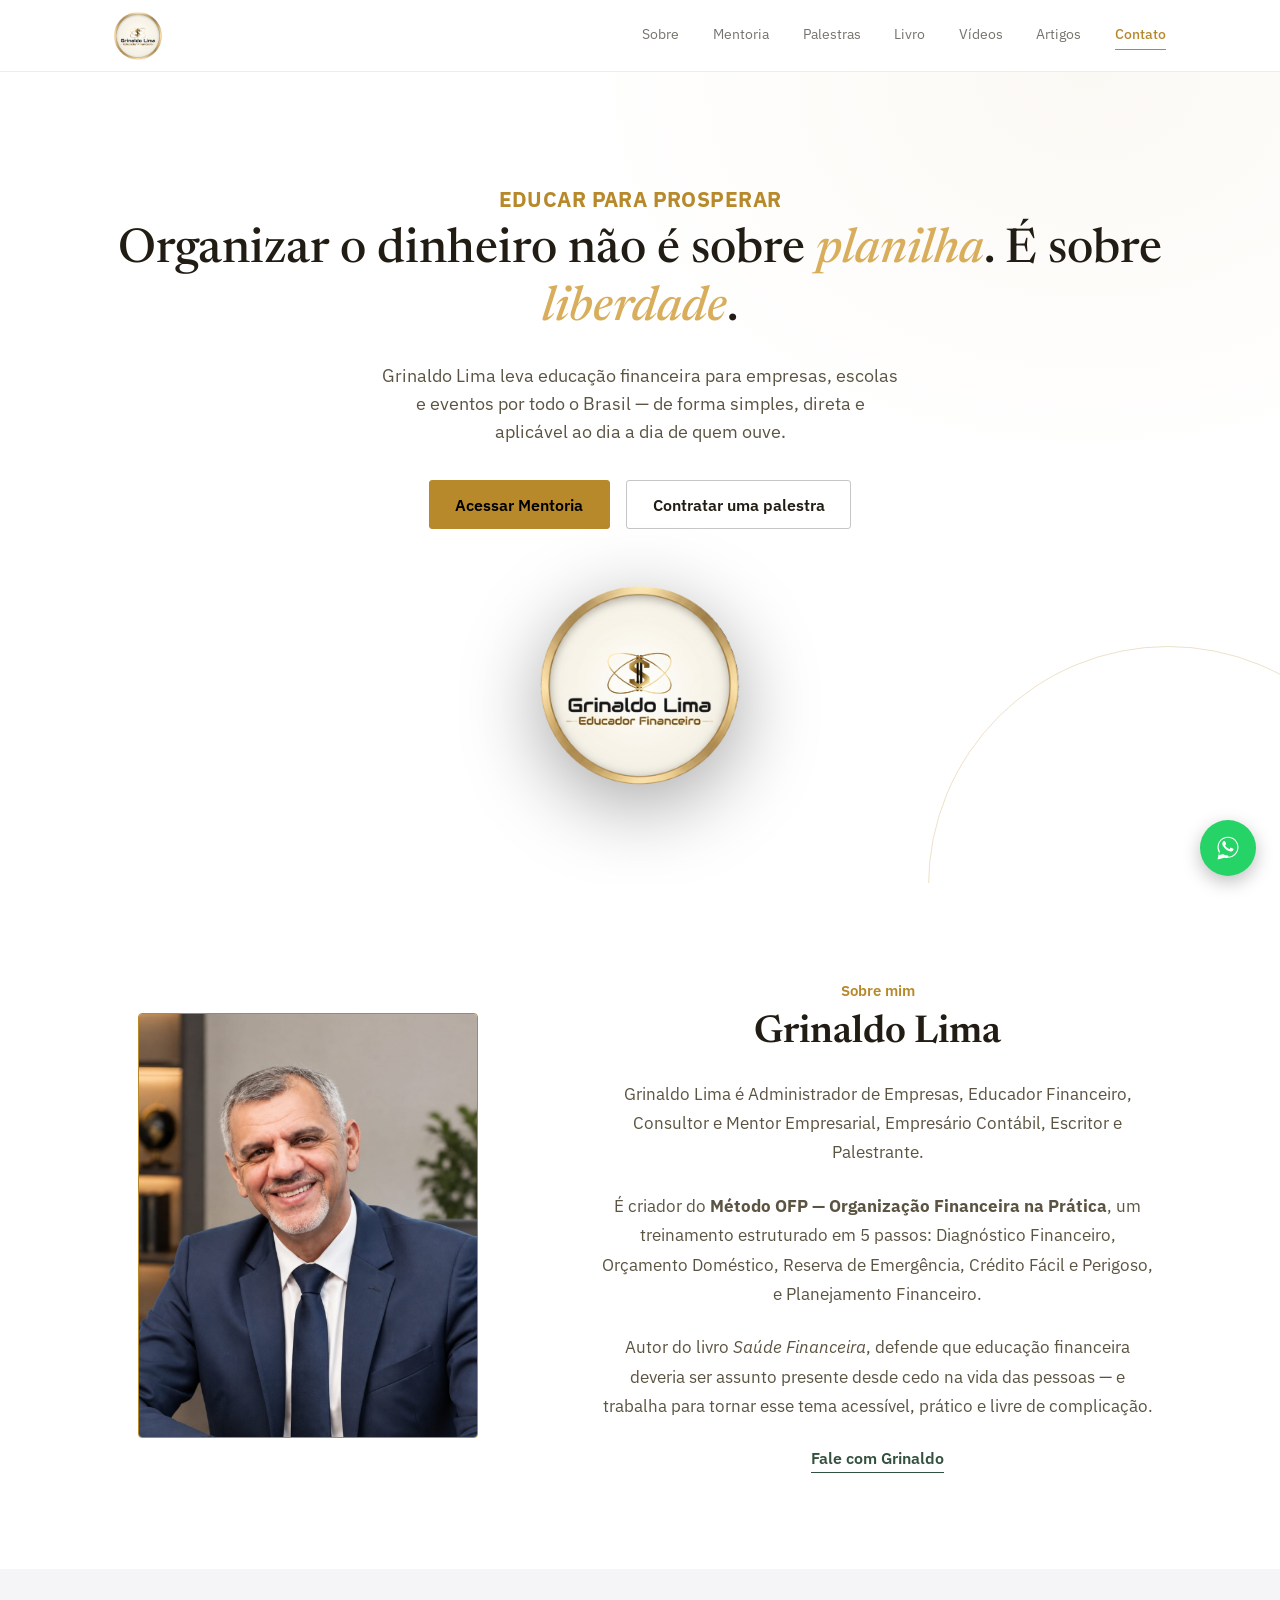
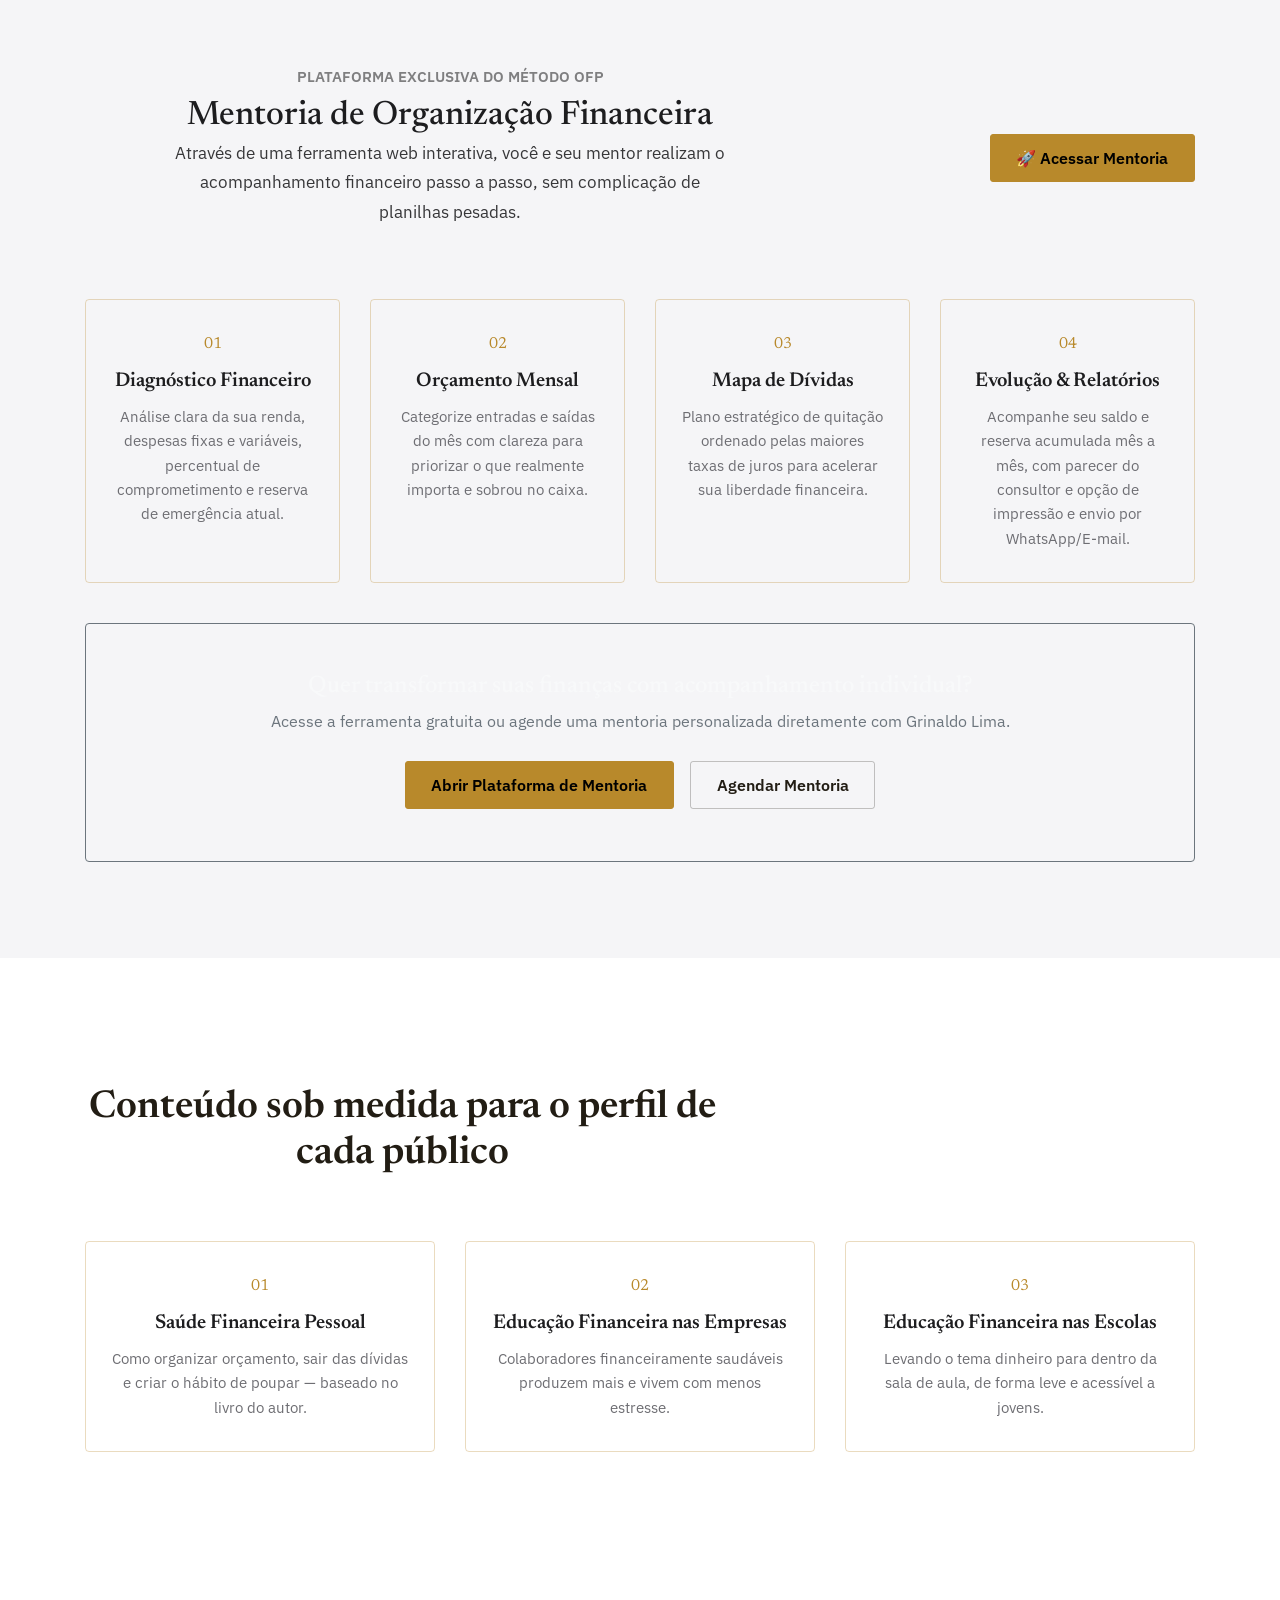
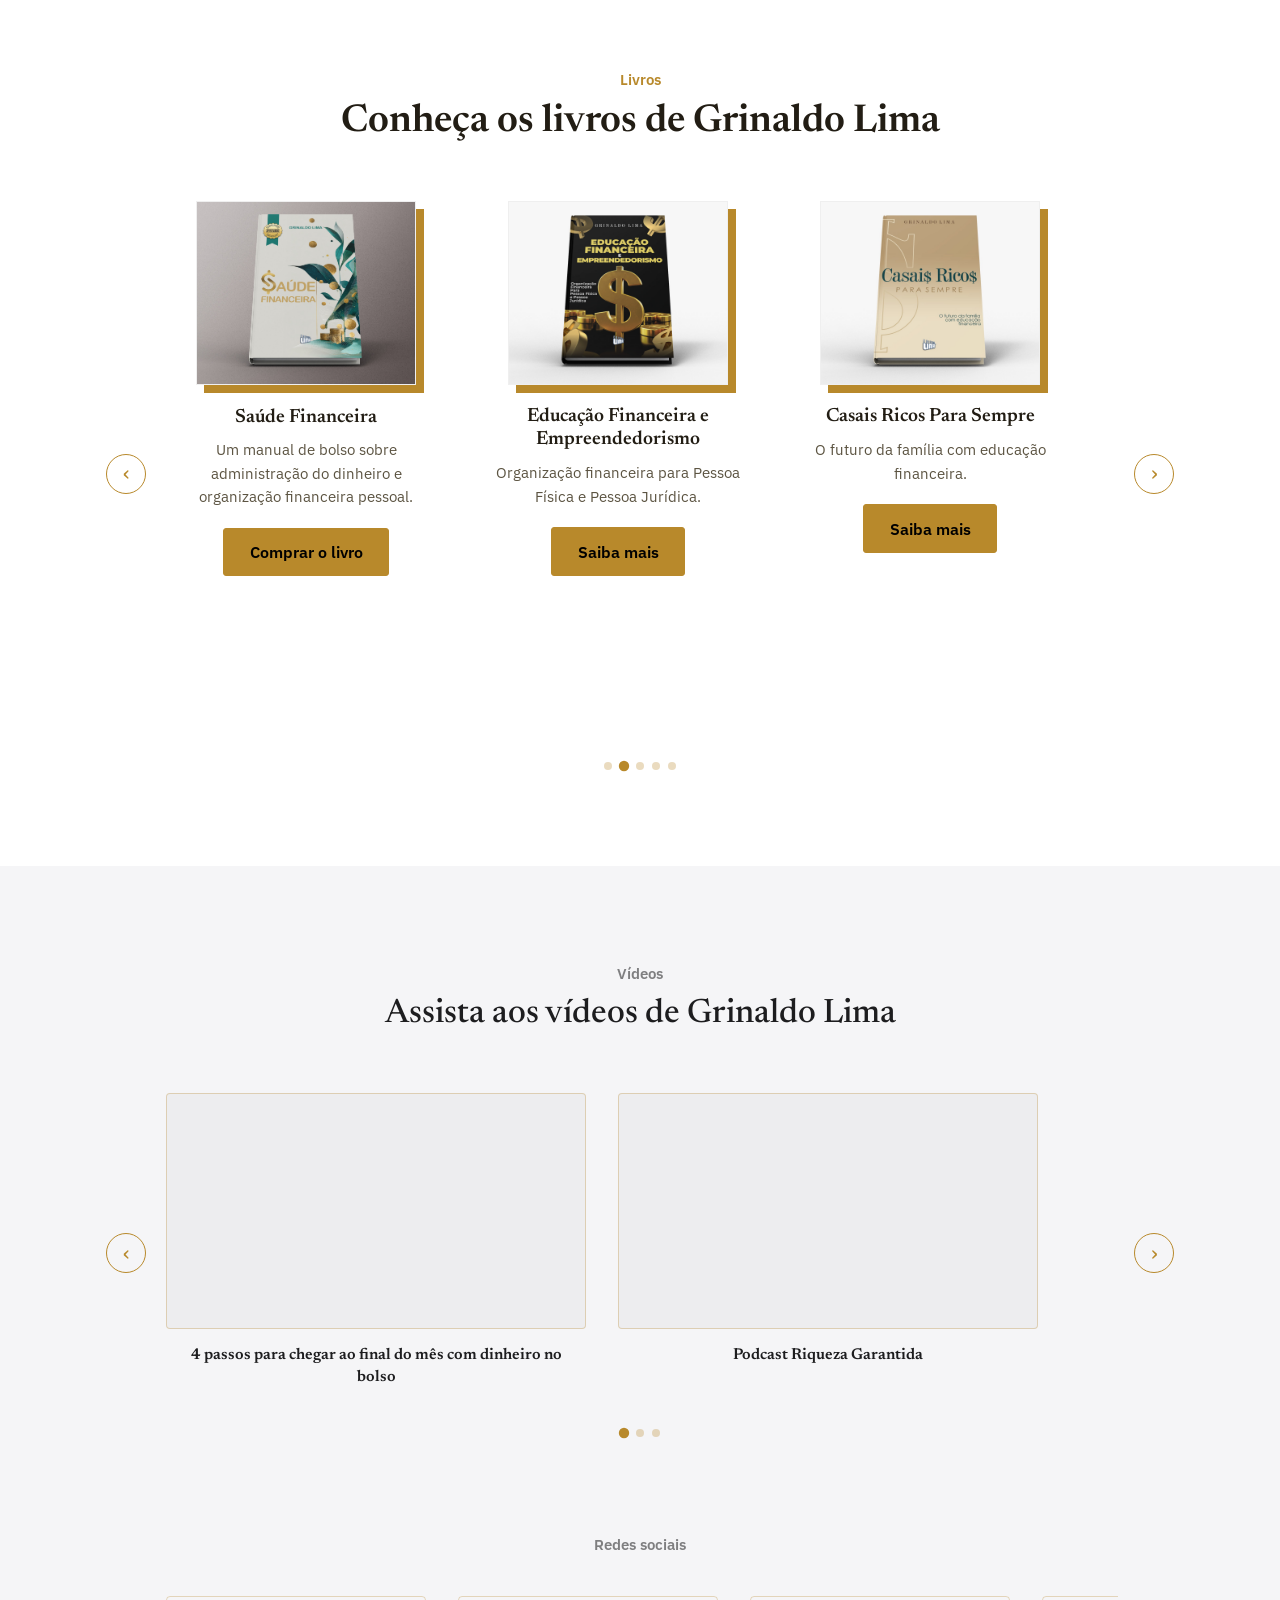
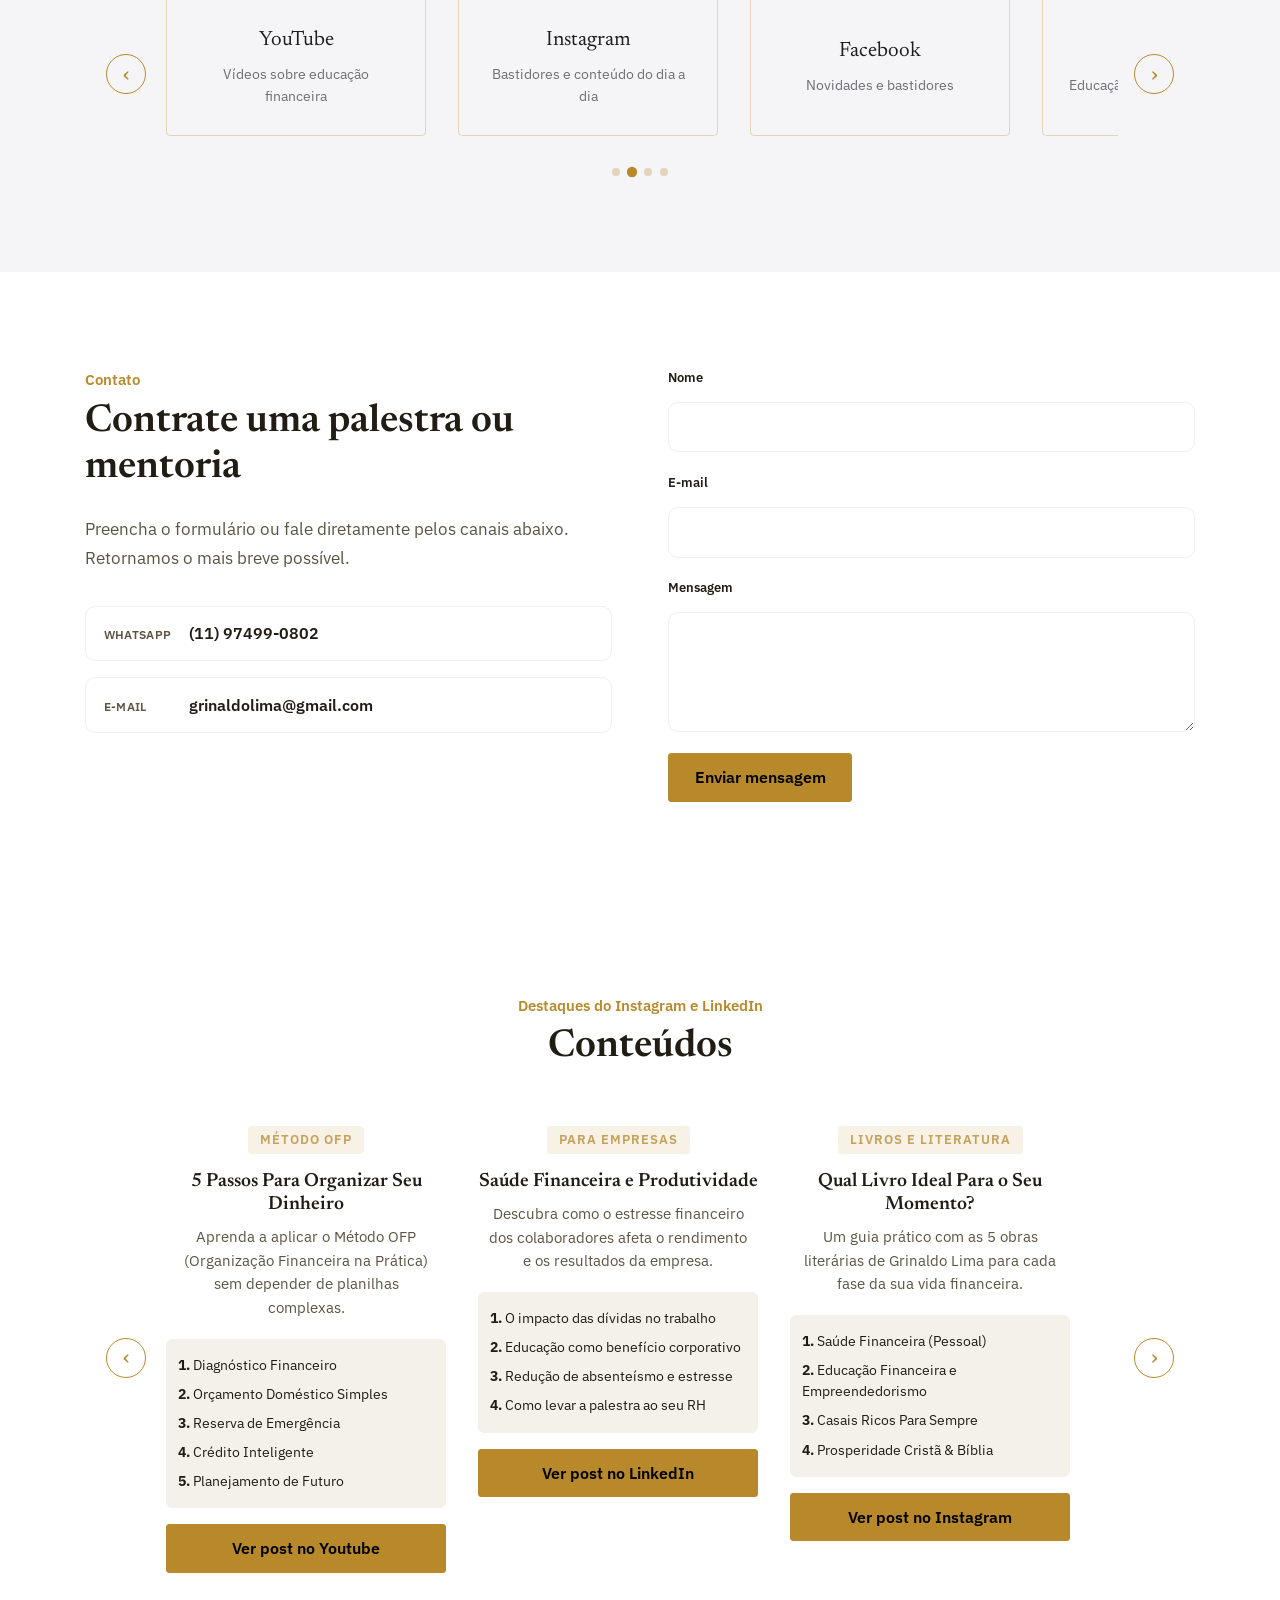
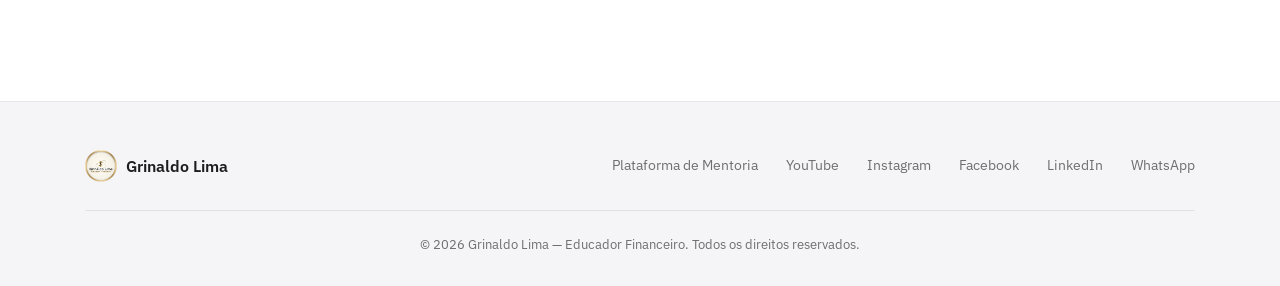
<file: index.html>
<!DOCTYPE html>
<html lang="pt-BR">
<head>
    <meta charset="UTF-8">
    <meta name="viewport" content="width=device-width, initial-scale=1.0">
    <title>Grinaldo Lima | Educador Financeiro e Palestrante</title>
    <meta name="description" content="Grinaldo Lima, educador financeiro, escritor e palestrante. Criador do Método OFP. Palestras e mentorias sobre saúde financeira para pessoas, empresas e eventos.">

    <!-- Favicon -->
    <link rel="icon" type="image/x-icon" href="img/favicon.ico">
    <link rel="icon" type="image/png" sizes="32x32" href="img/favicon-32x32.png">
    <link rel="apple-touch-icon" sizes="180x180" href="img/apple-touch-icon.png">

    <!-- Google Fonts: Newsreader (títulos) + IBM Plex Sans (corpo) -->
    <link rel="preconnect" href="https://fonts.googleapis.com">
    <link href="https://fonts.googleapis.com/css2?family=Newsreader:ital,opsz,wght@0,6..72,400;0,6..72,500;0,6..72,600;1,6..72,500&family=IBM+Plex+Sans:wght@400;500;600;700&display=swap" rel="stylesheet">

    <!-- Bootstrap 4 -->
    <link rel="stylesheet" href="https://stackpath.bootstrapcdn.com/bootstrap/4.6.2/css/bootstrap.min.css">

    <!-- CSS próprio -->
    <link rel="stylesheet" href="css/style.css">
</head>
<body>

<!-- ===================== HEADER / NAV ===================== -->
<header class="site-header" id="siteHeader">
    <div class="nav-inner">
        <a class="brand" href="#topo">
            <img src="img/logo-grinaldo-lima.png" alt="Grinaldo Lima — Educador Financeiro" class="brand-logo">
        </a>

        <button class="nav-toggle" id="navToggle" aria-label="Abrir menu" aria-expanded="false" aria-controls="navLinks">
            <span></span><span></span><span></span>
        </button>

        <nav class="nav-links" id="navLinks">
            <a href="#sobre">Sobre</a>
            <a href="mentoria/" target="_blank">Mentoria</a>
            <a href="#palestras">Palestras</a>
            <a href="#livro">Livro</a>
            <a href="#videos">Vídeos</a>
            <a href="#carrosseis">Artigos</a>
            <a href="#contato" class="nav-cta">Contato</a>
        </nav>
    </div>
</header>

<!-- ===================== HERO ===================== -->
<section id="topo" class="hero">
    <div class="container hero-inner">
        <p class="eyebrow-free">EDUCAR PARA PROSPERAR</p>
        <h1 class="hero-title">Organizar o dinheiro não é sobre <em>planilha</em>. É sobre <em>liberdade</em>.</h1>
        <p class="hero-lead">
            Grinaldo Lima leva educação financeira para empresas, escolas e eventos por todo o Brasil —
            de forma simples, direta e aplicável ao dia a dia de quem ouve.
        </p>
        <div class="hero-actions">
            <a href="mentoria/" target="_blank" class="btn btn-gold">Acessar Mentoria</a>
            <a href="#contato" class="btn btn-outline-cream">Contratar uma palestra</a>
        </div>
        <div class="hero-badge">
            <img src="img/logo-grinaldo-lima.png" alt="Grinaldo Lima — Educador Financeiro" class="hero-badge-logo">
        </div>
    </div>
</section>

<!-- ===================== SOBRE ===================== -->
<section id="sobre" class="section section-cream">
    <div class="container">
        <div class="row align-items-center">
            <div class="col-lg-5 mb-4 mb-lg-0">
                <div class="about-photo">
                    <img src="img/grinaldolima02.jpg" alt="Grinaldo Lima, educador financeiro" class="about-photo-img">
                </div>
            </div>
            <div class="col-lg-7">
                <p class="eyebrow">Sobre mim</p>
                <h2 class="section-title">Grinaldo Lima</h2>
                <p class="about-text">
                    Grinaldo Lima é Administrador de Empresas, Educador Financeiro, Consultor e Mentor
                    Empresarial, Empresário Contábil, Escritor e Palestrante.
                </p>
                <p class="about-text">
                    É criador do <strong>Método OFP — Organização Financeira na Prática</strong>, um treinamento
                    estruturado em 5 passos: Diagnóstico Financeiro, Orçamento Doméstico, Reserva de Emergência,
                    Crédito Fácil e Perigoso, e Planejamento Financeiro.
                </p>
                <p class="about-text">
                    Autor do livro <em>Saúde Financeira</em>, defende que educação financeira deveria ser assunto
                    presente desde cedo na vida das pessoas — e trabalha para tornar esse tema acessível, prático
                    e livre de complicação.
                </p>
                <a href="#contato" class="link-arrow">Fale com Grinaldo</a>
            </div>
        </div>
    </div>
</section>

<!-- ===================== MENTORIA (Método OFP) ===================== -->
<section id="mentoria" class="section section-dark">
    <div class="container">
        <div class="row align-items-center mb-5">
            <div class="col-lg-8">
                <p class="eyebrow-free">PLATAFORMA EXCLUSIVA DO MÉTODO OFP</p>
                <h2 class="section-title-light">Mentoria de Organização Financeira</h2>
                <p class="about-text" style="color: inherit; opacity: .88;">
                    Através de uma ferramenta web interativa, você e seu mentor realizam o acompanhamento financeiro passo a passo, sem complicação de planilhas pesadas.
                </p>
            </div>
            <div class="col-lg-4 text-lg-right mt-3 mt-lg-0">
                <a href="mentoria/" target="_blank" class="btn btn-gold">
                    🚀 Acessar Mentoria
                </a>
            </div>
        </div>

        <!-- Recursos da Ferramenta de Mentoria -->
        <div class="row talk-row">
            <div class="col-md-6 col-lg-3 mb-4">
                <div class="talk-card h-100">
                    <span class="talk-index">01</span>
                    <h3 class="talk-title">Diagnóstico Financeiro</h3>
                    <p class="talk-desc">Análise clara da sua renda, despesas fixas e variáveis, percentual de comprometimento e reserva de emergência atual.</p>
                </div>
            </div>
            <div class="col-md-6 col-lg-3 mb-4">
                <div class="talk-card h-100">
                    <span class="talk-index">02</span>
                    <h3 class="talk-title">Orçamento Mensal</h3>
                    <p class="talk-desc">Categorize entradas e saídas do mês com clareza para priorizar o que realmente importa e sobrou no caixa.</p>
                </div>
            </div>
            <div class="col-md-6 col-lg-3 mb-4">
                <div class="talk-card h-100">
                    <span class="talk-index">03</span>
                    <h3 class="talk-title">Mapa de Dívidas</h3>
                    <p class="talk-desc">Plano estratégico de quitação ordenado pelas maiores taxas de juros para acelerar sua liberdade financeira.</p>
                </div>
            </div>
            <div class="col-md-6 col-lg-3 mb-4">
                <div class="talk-card h-100">
                    <span class="talk-index">04</span>
                    <h3 class="talk-title">Evolução & Relatórios</h3>
                    <p class="talk-desc">Acompanhe seu saldo e reserva acumulada mês a mês, com parecer do consultor e opção de impressão e envio por WhatsApp/E-mail.</p>
                </div>
            </div>
        </div>

        <!-- Banner de Ação -->
        <div class="p-4 p-md-5 rounded border border-secondary text-center mt-3" style="background: rgba(255,255,255,0.04);">
            <h3 class="h4 text-light mb-2">Quer transformar suas finanças com acompanhamento individual?</h3>
            <p class="text-muted mb-4">Acesse a ferramenta gratuita ou agende uma mentoria personalizada diretamente com Grinaldo Lima.</p>
            <div class="d-flex flex-wrap justify-content-center gap-3">
                <a href="mentoria/" target="_blank" rel="noopener" class="btn btn-gold mx-2 my-1">Abrir Plataforma de Mentoria</a>
                <a href="#contato" class="btn btn-outline-cream mx-2 my-1">Agendar Mentoria</a>
            </div>
        </div>
    </div>
</section>

<!-- ===================== PALESTRAS ===================== -->
<section id="palestras" class="section section-cream">
    <div class="container">
        <div class="row">
            <div class="col-lg-7">
                <p class="eyebrow">Palestras</p>
                <h2 class="section-title">Conteúdo sob medida para o perfil de cada público</h2>
            </div>
        </div>

        <div class="row talk-row">
            <div class="col-md-4 mb-4">
                <div class="talk-card">
                    <span class="talk-index">01</span>
                    <h3 class="talk-title">Saúde Financeira Pessoal</h3>
                    <p class="talk-desc">Como organizar orçamento, sair das dívidas e criar o hábito de poupar — baseado no livro do autor.</p>
                </div>
            </div>
            <div class="col-md-4 mb-4">
                <div class="talk-card">
                    <span class="talk-index">02</span>
                    <h3 class="talk-title">Educação Financeira nas Empresas</h3>
                    <p class="talk-desc">Colaboradores financeiramente saudáveis produzem mais e vivem com menos estresse.</p>
                </div>
            </div>
            <div class="col-md-4 mb-4">
                <div class="talk-card">
                    <span class="talk-index">03</span>
                    <h3 class="talk-title">Educação Financeira nas Escolas</h3>
                    <p class="talk-desc">Levando o tema dinheiro para dentro da sala de aula, de forma leve e acessível a jovens.</p>
                </div>
            </div>
        </div>
    </div>
</section>

<!-- ===================== LIVROS (carrossel) ===================== -->
<section id="livro" class="section section-cream">
    <div class="container">
        <p class="eyebrow">Livros</p>
        <h2 class="section-title mb-5">Conheça os livros de Grinaldo Lima</h2>
    </div>

    <div class="book-carousel-wrap">
        <button class="carousel-arrow carousel-prev" id="bookPrev" aria-label="Livro anterior">‹</button>

        <div class="book-carousel" id="bookCarousel">
            <div class="book-slide">
                <img src="img/livro-saude-financeira.jpg" alt="Capa do livro Saúde Financeira, de Grinaldo Lima" class="book-cover">
                <h3 class="book-title">Saúde Financeira</h3>
                <p class="book-desc">Um manual de bolso sobre administração do dinheiro e organização financeira pessoal.</p>
                <a href="https://www.magazineluiza.com.br/saude-financeira-grinaldo-lima-educador-financeiro-connection/p/dfhj4e6c01/li/adml/" target="_blank" rel="noopener" class="btn btn-gold">Comprar o livro</a>
            </div>

            <div class="book-slide">
                <img src="img/livro-educacao-financeira-empreendedorismo.jpg" alt="Capa do livro Educação Financeira e Empreendedorismo, de Grinaldo Lima" class="book-cover">
                <h3 class="book-title">Educação Financeira e Empreendedorismo</h3>
                <p class="book-desc">Organização financeira para Pessoa Física e Pessoa Jurídica.</p>
                <a href="#contato" class="btn btn-gold">Saiba mais</a>
            </div>

            <div class="book-slide">
                <img src="img/livro-casais-ricos-para-sempre.jpg" alt="Capa do livro Casais Ricos Para Sempre, de Grinaldo Lima" class="book-cover">
                <h3 class="book-title">Casais Ricos Para Sempre</h3>
                <p class="book-desc">O futuro da família com educação financeira.</p>
                <a href="#contato" class="btn btn-gold">Saiba mais</a>
            </div>

            <div class="book-slide">
                <img src="img/livro-prosperidade-crista.jpg" alt="Capa do livro Prosperidade Cristã, de Grinaldo Lima" class="book-cover">
                <h3 class="book-title">Prosperidade Cristã</h3>
                <p class="book-desc">Educação financeira à luz da Bíblia.</p>
                <a href="#contato" class="btn btn-gold">Saiba mais</a>
            </div>

            <div class="book-slide">
                <img src="img/livro-manual-financas-biblia.jpg" alt="Capa do livro Manual de Finanças Encontrado na Bíblia Sagrada, de Assis Martins Moreira e Grinaldo Lima" class="book-cover">
                <h3 class="book-title">Manual de Finanças Encontrado na Bíblia Sagrada</h3>
                <p class="book-desc">Em coautoria com Assis Martins Moreira.</p>
                <a href="#contato" class="btn btn-gold">Saiba mais</a>
            </div>
        </div>

        <button class="carousel-arrow carousel-next" id="bookNext" aria-label="Próximo livro">›</button>
    </div>

    <div class="carousel-dots" id="bookDots"></div>
</section>

<!-- ===================== VÍDEOS (carrossel) ===================== -->
<section id="videos" class="section section-dark">
    <div class="container">
        <p class="eyebrow-free">Vídeos</p>
        <h2 class="section-title-light mb-5">Assista aos vídeos de Grinaldo Lima</h2>
    </div>

    <div class="media-carousel-wrap">
        <button class="carousel-arrow carousel-prev" id="videoPrev" aria-label="Vídeo anterior">‹</button>

        <div class="video-carousel" id="videoCarousel">
            <div class="video-slide">
                <div class="video-frame">
                    <iframe src="https://www.youtube.com/embed/-av4vgJQchg" title="4 passos para chegar ao final do mês com dinheiro no bolso" loading="lazy" allow="accelerometer; autoplay; clipboard-write; encrypted-media; gyroscope; picture-in-picture" allowfullscreen></iframe>
                </div>
                <h3 class="video-title">4 passos para chegar ao final do mês com dinheiro no bolso</h3>
            </div>

            <div class="video-slide">
                <div class="video-frame">
                    <iframe src="https://www.youtube.com/embed/A-1dONlmqpo" title="Podcast Riqueza Garantida" loading="lazy" allow="accelerometer; autoplay; clipboard-write; encrypted-media; gyroscope; picture-in-picture" allowfullscreen></iframe>
                </div>
                <h3 class="video-title">Podcast Riqueza Garantida</h3>
            </div>

            <div class="video-slide">
                <div class="video-frame">
                    <iframe src="https://www.youtube.com/embed/kXiGtIDaBRE" title="Live: Educação Financeira — Grinaldo Lima e Clayton Schnepper" loading="lazy" allow="accelerometer; autoplay; clipboard-write; encrypted-media; gyroscope; picture-in-picture" allowfullscreen></iframe>
                </div>
                <h3 class="video-title">Live: Educação Financeira — Grinaldo Lima e Clayton Schnepper</h3>
            </div>
        </div>

        <button class="carousel-arrow carousel-next" id="videoNext" aria-label="Próximo vídeo">›</button>
    </div>

    <div class="carousel-dots" id="videoDots"></div>

    <div class="container">
        <p class="eyebrow-free mt-5 pt-5">Redes sociais</p>
    </div>

    <div class="media-carousel-wrap">
        <button class="carousel-arrow carousel-prev" id="socialPrev" aria-label="Rede social anterior">‹</button>

        <div class="social-carousel" id="socialCarousel">
            <div class="social-slide">
                <a href="https://www.youtube.com/@grinaldolimaoficial" target="_blank" rel="noopener" class="social-card">
                    <span class="social-card-label">YouTube</span>
                    <span class="social-card-sub">Vídeos sobre educação financeira</span>
                </a>
            </div>
            <div class="social-slide">
                <a href="https://www.instagram.com/grinaldolima/" target="_blank" rel="noopener" class="social-card">
                    <span class="social-card-label">Instagram</span>
                    <span class="social-card-sub">Bastidores e conteúdo do dia a dia</span>
                </a>
            </div>
            <div class="social-slide">
                <a href="https://www.facebook.com/share/1HcQV9GagN/" target="_blank" rel="noopener" class="social-card">
                    <span class="social-card-label">Facebook</span>
                    <span class="social-card-sub">Novidades e bastidores</span>
                </a>
            </div>
            <div class="social-slide">
                <a href="https://www.linkedin.com/in/grinaldo-lima-4a0bb3282/" target="_blank" rel="noopener" class="social-card">
                    <span class="social-card-label">LinkedIn</span>
                    <span class="social-card-sub">Educação financeira para carreira</span>
                </a>
            </div>
        </div>

        <button class="carousel-arrow carousel-next" id="socialNext" aria-label="Próxima rede social">›</button>
    </div>

    <div class="carousel-dots" id="socialDots"></div>
</section>

<!-- ===================== CONTATO ===================== -->
<section id="contato" class="section section-cream">
    <div class="container contact-inner">
        <div class="contact-info">
            <p class="eyebrow">Contato</p>
            <h2 class="section-title">Contrate uma palestra ou mentoria</h2>
            <p class="about-text">
                Preencha o formulário ou fale diretamente pelos canais abaixo. Retornamos o mais breve possível.
            </p>
            <ul class="contact-list">
                <li>
                    <span class="contact-list-label">WhatsApp</span>
                    <a href="https://wa.me/5511974990802" target="_blank" rel="noopener">(11) 97499-0802</a>
                </li>
                <li>
                    <span class="contact-list-label">E-mail</span>
                    <a href="mailto:grinaldolima@gmail.com">grinaldolima@gmail.com</a>
                </li>
            </ul>
        </div>

        <form class="contact-form" id="contactForm">
            <div class="form-field">
                <label for="nome">Nome</label>
                <input type="text" id="nome" name="nome" required>
            </div>
            <div class="form-field">
                <label for="email">E-mail</label>
                <input type="email" id="email" name="email" required>
            </div>
            <div class="form-field">
                <label for="mensagem">Mensagem</label>
                <textarea id="mensagem" name="mensagem" rows="4" required></textarea>
            </div>
            <button type="submit" class="btn btn-gold">Enviar mensagem</button>
        </form>
    </div>
</section>

<!-- ===================== CARROSSÉIS REDES SOCIAIS ===================== -->
<section id="carrosseis" class="section section-cream">
    <div class="container">
        <p class="eyebrow">Destaques do Instagram e LinkedIn</p>
        <h2 class="section-title mb-5">Conteúdos</h2>
    </div>

    <div class="book-carousel-wrap">
        <button class="carousel-arrow carousel-prev" id="postsPrev" aria-label="Post anterior">‹</button>

        <div class="book-carousel" id="postsCarousel">

            <!-- CARROSSEL 1: Método OFP -->
            <div class="book-slide">
                <div class="carousel-card-header">
                    <span class="badge-tag">Método OFP</span>
                </div>
                <h3 class="book-title mt-3">5 Passos Para Organizar Seu Dinheiro</h3>
                <p class="book-desc">
                    Aprenda a aplicar o Método OFP (Organização Financeira na Prática) sem depender de planilhas complexas.
                </p>

                <div class="carousel-preview-list">
                    <div class="preview-item"><strong>1.</strong> Diagnóstico Financeiro</div>
                    <div class="preview-item"><strong>2.</strong> Orçamento Doméstico Simples</div>
                    <div class="preview-item"><strong>3.</strong> Reserva de Emergência</div>
                    <div class="preview-item"><strong>4.</strong> Crédito Inteligente</div>
                    <div class="preview-item"><strong>5.</strong> Planejamento de Futuro</div>
                </div>

                <a href="https://www.youtube.com/@grinaldolima" target="_blank" rel="noopener" class="btn btn-gold btn-block mt-3">Ver post no Youtube</a>
            </div>

            <!-- CARROSSEL 2: B2B / Empresas -->
            <div class="book-slide">
                <div class="carousel-card-header">
                    <span class="badge-tag">Para Empresas</span>
                </div>
                <h3 class="book-title mt-3">Saúde Financeira e Produtividade</h3>
                <p class="book-desc">
                    Descubra como o estresse financeiro dos colaboradores afeta o rendimento e os resultados da empresa.
                </p>

                <div class="carousel-preview-list">
                    <div class="preview-item"><strong>1.</strong> O impacto das dívidas no trabalho</div>
                    <div class="preview-item"><strong>2.</strong> Educação como benefício corporativo</div>
                    <div class="preview-item"><strong>3.</strong> Redução de absenteísmo e estresse</div>
                    <div class="preview-item"><strong>4.</strong> Como levar a palestra ao seu RH</div>
                </div>

                <a href="https://www.linkedin.com/in/grinaldo-lima-4a0bb3282/" target="_blank" rel="noopener" class="btn btn-gold btn-block mt-3">Ver post no LinkedIn</a>
            </div>

            <!-- CARROSSEL 3: Livros / Obras -->
            <div class="book-slide">
                <div class="carousel-card-header">
                    <span class="badge-tag">Livros e Literatura</span>
                </div>
                <h3 class="book-title mt-3">Qual Livro Ideal Para o Seu Momento?</h3>
                <p class="book-desc">
                    Um guia prático com as 5 obras literárias de Grinaldo Lima para cada fase da sua vida financeira.
                </p>

                <div class="carousel-preview-list">
                    <div class="preview-item"><strong>1.</strong> Saúde Financeira (Pessoal)</div>
                    <div class="preview-item"><strong>2.</strong> Educação Financeira e Empreendedorismo</div>
                    <div class="preview-item"><strong>3.</strong> Casais Ricos Para Sempre</div>
                    <div class="preview-item"><strong>4.</strong> Prosperidade Cristã & Bíblia</div>
                </div>

                <a href="https://www.instagram.com/grinaldolima/" target="_blank" rel="noopener" class="btn btn-gold btn-block mt-3">Ver post no Instagram</a>
            </div>

        </div>

        <button class="carousel-arrow carousel-next" id="postsNext" aria-label="Próximo post">›</button>
    </div>

    <div class="carousel-dots" id="postsDots"></div>
</section>

<!-- ===================== FOOTER ===================== -->
<footer class="site-footer">
    <div class="container footer-inner">
        <div class="footer-top">
            <a class="footer-brand" href="#topo">
                <img src="img/logo-grinaldo-lima.png" alt="Grinaldo Lima — Educador Financeiro" class="footer-logo">
                <span class="footer-brand-name">Grinaldo Lima</span>
            </a>
            <nav class="footer-links">
                <a href="mentoria/" target="_blank" rel="noopener">Plataforma de Mentoria</a>
                <a href="https://www.youtube.com/@grinaldolimaoficial" target="_blank" rel="noopener">YouTube</a>
                <a href="https://www.instagram.com/grinaldolima/" target="_blank" rel="noopener">Instagram</a>
                <a href="https://www.facebook.com/share/1HcQV9GagN/" target="_blank" rel="noopener">Facebook</a>
                <a href="https://www.linkedin.com/in/grinaldo-lima-4a0bb3282/" target="_blank" rel="noopener">LinkedIn</a>
                <a href="https://wa.me/5511974990802" target="_blank" rel="noopener">WhatsApp</a>
            </nav>
        </div>
        <div class="footer-bottom">
            <p class="footer-note">© 2026 Grinaldo Lima — Educador Financeiro. Todos os direitos reservados.</p>
        </div>
    </div>
</footer>

<!-- ===================== BOTÃO FLUTUANTE WHATSAPP ===================== -->
<a href="https://wa.me/5511974990802" target="_blank" rel="noopener" class="whatsapp-float" aria-label="Falar no WhatsApp">
    <svg viewBox="0 0 32 32" xmlns="http://www.w3.org/2000/svg" aria-hidden="true">
        <path fill="currentColor" d="M16.004 3C9.377 3 4 8.373 4 15c0 2.31.65 4.47 1.78 6.31L4 29l7.86-1.75A11.94 11.94 0 0 0 16.004 27C22.63 27 28 21.627 28 15S22.63 3 16.004 3Zm0 21.7c-1.94 0-3.75-.53-5.31-1.46l-.38-.22-4.66 1.04 1.05-4.54-.25-.4A9.63 9.63 0 0 1 5.3 15c0-5.92 4.8-10.7 10.7-10.7 5.9 0 10.7 4.78 10.7 10.7 0 5.92-4.8 10.7-10.7 10.7Zm5.86-8.02c-.32-.16-1.9-.94-2.2-1.05-.3-.11-.51-.16-.73.16-.21.32-.84 1.05-1.03 1.27-.19.21-.38.24-.7.08-.32-.16-1.35-.5-2.57-1.58-.95-.85-1.59-1.9-1.78-2.22-.19-.32-.02-.5.14-.66.14-.14.32-.38.48-.56.16-.19.21-.32.32-.53.11-.21.05-.4-.03-.56-.08-.16-.73-1.76-1-2.41-.26-.63-.53-.55-.73-.56h-.62c-.21 0-.56.08-.85.4-.29.32-1.11 1.08-1.11 2.64 0 1.55 1.13 3.05 1.29 3.26.16.21 2.23 3.4 5.4 4.77.75.32 1.34.51 1.8.66.76.24 1.44.21 1.99.13.61-.09 1.9-.78 2.16-1.53.27-.75.27-1.4.19-1.53-.08-.13-.29-.21-.6-.37Z"/>
    </svg>
</a>

<script src="js/script.js"></script>
</body>
</html>
</file>
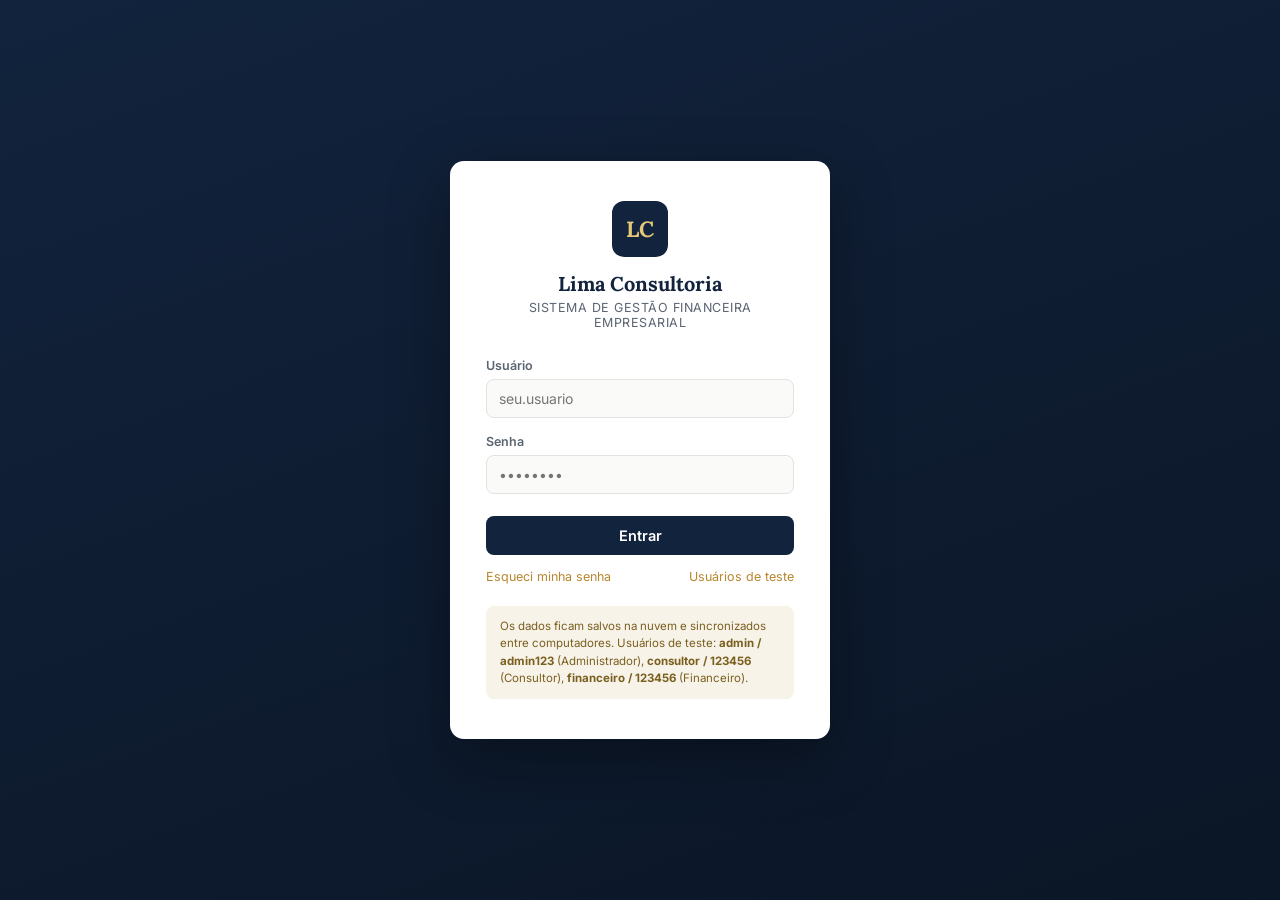
<file: gestao.html>
<!DOCTYPE html>
<html lang="pt-BR">
<head>
<meta charset="UTF-8">
<title>LC Gestão — Lima Consultoria</title>
<meta name="viewport" content="width=device-width, initial-scale=1.0">
<link rel="preconnect" href="https://fonts.googleapis.com">
<link href="https://fonts.googleapis.com/css2?family=Lora:wght@500;600;700&family=Inter:wght@400;500;600;700&display=swap" rel="stylesheet">
<style>
:root{
  --navy:#12233D; --navy-light:#1B3559; --gold:#B8862E; --gold-light:#E7C878;
  --bg:#F4F5F2; --card:#FFFFFF; --ink:#1E2430; --ink-soft:#5B6472; --line:#E1E3DE;
  --green:#2F7D5B; --green-bg:#E5F2EA; --amber:#B9791A; --amber-bg:#FBF0DC;
  --red:#B5453A; --red-bg:#FBEAE8; --blue:#2E5F8A; --blue-bg:#E7EFF6;
}
*{box-sizing:border-box;}
body{margin:0;font-family:'Inter',sans-serif;background:var(--bg);color:var(--ink);}
h1,h2,h3,.serif{font-family:'Lora',serif;}
button{font-family:'Inter',sans-serif;cursor:pointer;}
input,select,textarea{font-family:'Inter',sans-serif;}
::-webkit-scrollbar{width:8px;height:8px;}
::-webkit-scrollbar-thumb{background:#c9cbc3;border-radius:4px;}

/* LOGIN */
#login-screen{min-height:100vh;display:flex;align-items:center;justify-content:center;background:linear-gradient(160deg,var(--navy) 0%,#0B1626 100%);}
.login-card{width:380px;background:var(--card);border-radius:14px;padding:40px 36px;box-shadow:0 20px 60px rgba(0,0,0,0.35);}
.login-brand{text-align:center;margin-bottom:28px;}
.login-brand .mark{width:56px;height:56px;border-radius:12px;background:var(--navy);color:var(--gold-light);display:flex;align-items:center;justify-content:center;font-family:'Lora',serif;font-size:22px;font-weight:700;margin:0 auto 14px;}
.login-brand h1{font-size:20px;margin:0;color:var(--navy);}
.login-brand p{font-size:12.5px;color:var(--ink-soft);margin:4px 0 0;letter-spacing:0.5px;text-transform:uppercase;}
.field{margin-bottom:16px;}
.field label{display:block;font-size:12.5px;font-weight:600;color:var(--ink-soft);margin-bottom:6px;}
.field input, .field select{width:100%;padding:10px 12px;border:1px solid var(--line);border-radius:8px;font-size:14px;background:#fafaf8;}
.field input:focus, .field select:focus{outline:none;border-color:var(--gold);background:#fff;}
.btn-primary{width:100%;padding:11px;background:var(--navy);color:#fff;border:none;border-radius:8px;font-size:14.5px;font-weight:600;margin-top:6px;}
.btn-primary:hover{background:var(--navy-light);}
.login-links{display:flex;justify-content:space-between;margin-top:14px;font-size:12.5px;}
.login-links a{color:var(--gold);text-decoration:none;cursor:pointer;}
.login-hint{margin-top:22px;padding:12px 14px;background:#F7F3E9;border-radius:8px;font-size:11.5px;color:#7A5F1F;line-height:1.5;}
#login-error{color:var(--red);font-size:12.5px;margin-top:-8px;margin-bottom:10px;display:none;}

/* APP SHELL */
#app{display:none;min-height:100vh;}
.shell{display:flex;min-height:100vh;}
.sidebar{width:230px;background:var(--navy);color:#D7DDE8;flex-shrink:0;display:flex;flex-direction:column;}
.sidebar .brand{padding:22px 20px;border-bottom:1px solid rgba(255,255,255,0.08);}
.sidebar .brand .mark2{font-family:'Lora',serif;font-weight:700;font-size:17px;color:#fff;}
.sidebar .brand .sub{font-size:10.5px;color:var(--gold-light);letter-spacing:1px;margin-top:2px;}
.nav{flex:1;padding:12px 10px;overflow-y:auto;}
.nav-item{display:flex;align-items:center;gap:10px;padding:10px 12px;border-radius:8px;font-size:13.5px;color:#C6CCD9;margin-bottom:2px;}
.nav-item:hover{background:rgba(255,255,255,0.06);color:#fff;}
.nav-item.active{background:var(--gold);color:#2A1E05;font-weight:600;}
.nav-icon{width:16px;text-align:center;font-size:14px;}
.sidebar-foot{padding:14px 20px;border-top:1px solid rgba(255,255,255,0.08);font-size:11.5px;color:#8A93A6;}

.main{flex:1;display:flex;flex-direction:column;min-width:0;}
.topbar{height:60px;background:#fff;border-bottom:1px solid var(--line);display:flex;align-items:center;justify-content:space-between;padding:0 26px;flex-shrink:0;}
.topbar-title{font-family:'Lora',serif;font-size:18px;color:var(--navy);}
.topbar-right{display:flex;align-items:center;gap:14px;}
.user-chip{display:flex;align-items:center;gap:8px;font-size:13px;}
.avatar{width:30px;height:30px;border-radius:50%;background:var(--gold);color:#2A1E05;display:flex;align-items:center;justify-content:center;font-weight:700;font-size:12.5px;}
.role-badge{font-size:10.5px;background:var(--blue-bg);color:var(--blue);padding:2px 8px;border-radius:10px;font-weight:600;}
.btn-logout{background:none;border:1px solid var(--line);border-radius:7px;padding:6px 12px;font-size:12.5px;color:var(--ink-soft);}
.btn-logout:hover{background:#f2f2ef;}
.content{flex:1;overflow-y:auto;padding:24px 28px 60px;}

/* generic UI */
.grid{display:grid;gap:16px;}
.g4{grid-template-columns:repeat(4,1fr);}
.g3{grid-template-columns:repeat(3,1fr);}
.g2{grid-template-columns:repeat(2,1fr);}
@media(max-width:1100px){.g4{grid-template-columns:repeat(2,1fr);}.g3{grid-template-columns:repeat(2,1fr);}}
.card{background:var(--card);border:1px solid var(--line);border-radius:12px;padding:18px 20px;}
.metric{background:var(--card);border:1px solid var(--line);border-radius:12px;padding:16px 18px;}
.metric .label{font-size:12px;color:var(--ink-soft);font-weight:600;text-transform:uppercase;letter-spacing:0.4px;}
.metric .value{font-family:'Lora',serif;font-size:26px;margin-top:6px;color:var(--navy);}
.metric .sub{font-size:11.5px;color:var(--ink-soft);margin-top:3px;}
.section-title{font-family:'Lora',serif;font-size:19px;color:var(--navy);margin:0 0 4px;}
.section-desc{font-size:13px;color:var(--ink-soft);margin:0 0 18px;}
.toolbar{display:flex;justify-content:space-between;align-items:center;gap:12px;margin-bottom:16px;flex-wrap:wrap;}
.toolbar-left{display:flex;gap:10px;flex-wrap:wrap;}
input.search, select.filter{padding:8px 12px;border:1px solid var(--line);border-radius:8px;font-size:13px;background:#fff;}
.btn{padding:8px 14px;border-radius:8px;font-size:13px;font-weight:600;border:1px solid var(--line);background:#fff;color:var(--ink);}
.btn:hover{background:#f2f2ef;}
.btn-gold{background:var(--gold);color:#2A1E05;border:none;}
.btn-gold:hover{background:#a5761f;}
.btn-danger{color:var(--red);}
.btn-sm{padding:5px 10px;font-size:12px;}
table{width:100%;border-collapse:collapse;background:#fff;}
table th{text-align:left;font-size:11.5px;color:var(--ink-soft);text-transform:uppercase;letter-spacing:0.3px;padding:10px 12px;border-bottom:1px solid var(--line);}
table td{padding:11px 12px;font-size:13.5px;border-bottom:1px solid #EEEFEA;}
table tr:hover td{background:#FAFAF7;}
.tablewrap{border:1px solid var(--line);border-radius:12px;overflow:hidden;}
.badge{display:inline-block;padding:3px 10px;border-radius:20px;font-size:11.5px;font-weight:600;}
.badge-green{background:var(--green-bg);color:var(--green);}
.badge-amber{background:var(--amber-bg);color:var(--amber);}
.badge-red{background:var(--red-bg);color:var(--red);}
.badge-blue{background:var(--blue-bg);color:var(--blue);}
.badge-gray{background:#EDEDE8;color:#6B6B62;}
.tabs{display:flex;gap:4px;border-bottom:1px solid var(--line);margin-bottom:18px;}
.tab{padding:9px 16px;font-size:13px;font-weight:600;color:var(--ink-soft);border-bottom:2px solid transparent;}
.tab.active{color:var(--navy);border-color:var(--gold);}
.empty{padding:40px 20px;text-align:center;color:var(--ink-soft);font-size:13.5px;}
.linkrow{color:var(--blue);cursor:pointer;font-weight:600;}
.linkrow:hover{text-decoration:underline;}
.icon-btn{background:none;border:none;color:var(--ink-soft);font-size:15px;padding:4px 6px;border-radius:6px;}
.icon-btn:hover{background:#EFEFE9;color:var(--ink);}

/* modal */
.overlay{position:fixed;inset:0;background:rgba(10,15,25,0.45);display:flex;align-items:flex-start;justify-content:center;padding:40px 20px;z-index:1000;overflow-y:auto;}
.modal{background:#fff;border-radius:14px;width:100%;max-width:640px;padding:26px 28px;box-shadow:0 20px 60px rgba(0,0,0,0.3);}
.modal h2{font-size:18px;margin:0 0 18px;color:var(--navy);}
.modal-actions{display:flex;justify-content:flex-end;gap:10px;margin-top:20px;padding-top:16px;border-top:1px solid var(--line);}
.form-row{display:grid;grid-template-columns:1fr 1fr;gap:14px;}
.form-row.single{grid-template-columns:1fr;}
.field textarea{width:100%;padding:10px 12px;border:1px solid var(--line);border-radius:8px;font-size:13.5px;min-height:70px;resize:vertical;}
.chip-list{display:flex;gap:8px;flex-wrap:wrap;margin-top:6px;}
.notice{background:var(--blue-bg);color:var(--blue);border-radius:8px;padding:10px 14px;font-size:12.5px;margin-bottom:16px;}
.toast{position:fixed;bottom:24px;right:24px;background:var(--navy);color:#fff;padding:12px 18px;border-radius:8px;font-size:13px;z-index:1200;box-shadow:0 8px 24px rgba(0,0,0,0.25);}
</style>
</head>
<body>

<div id="login-screen">
  <div class="login-card">
    <div class="login-brand">
      <div class="mark">LC</div>
      <h1>Lima Consultoria</h1>
      <p>Sistema de Gestão Financeira Empresarial</p>
    </div>
    <div id="login-error"></div>
    <div class="field">
      <label>Usuário</label>
      <input id="li-user" type="text" placeholder="seu.usuario">
    </div>
    <div class="field">
      <label>Senha</label>
      <input id="li-pass" type="password" placeholder="••••••••">
    </div>
    <button class="btn-primary" onclick="doLogin()">Entrar</button>
    <div class="login-links">
      <a onclick="forgotPassword()">Esqueci minha senha</a>
      <a onclick="showSeedInfo()">Usuários de teste</a>
    </div>
    <div class="login-hint">Os dados ficam salvos na nuvem e sincronizados entre computadores. Usuários de teste: <b>admin / admin123</b> (Administrador), <b>consultor / 123456</b> (Consultor), <b>financeiro / 123456</b> (Financeiro).</div>
  </div>
</div>

<div id="app">
  <div class="shell">
    <div class="sidebar">
      <div class="brand"><div class="mark2">LC Gestão</div><div class="sub">LIMA CONSULTORIA</div></div>
      <div class="nav" id="nav"></div>
      <div class="sidebar-foot">v1.0 · protótipo</div>
    </div>
    <div class="main">
      <div class="topbar">
        <div class="topbar-title" id="page-title">Dashboard</div>
        <div class="topbar-right">
          <div class="user-chip">
            <div class="avatar" id="user-avatar">A</div>
            <div><div id="user-name" style="font-weight:600;"></div><span class="role-badge" id="user-role"></span></div>
          </div>
          <button class="btn-logout" onclick="refreshFromCloud()" title="Buscar dados mais recentes da nuvem">Atualizar</button>
          <button class="btn-logout" onclick="doLogout()">Sair</button>
        </div>
      </div>
      <div class="content" id="content"></div>
    </div>
  </div>
</div>

<script>
const STORE_KEY='lc_gestao_db_v1';
const FIREBASE_URL='https://lc-gestao-default-rtdb.firebaseio.com';
let DB=null;
let CURRENT_USER=null;
let VIEW='dashboard';
let CLIENT_FOCUS=null;
let REGISTRO_FOCUS=null;

function uid(p){return p+'_'+Math.random().toString(36).slice(2,9);}
function todayISO(){return new Date().toISOString().slice(0,10);}
function fmtDate(iso){ if(!iso) return '-'; const [y,m,d]=iso.split('-'); return d+'/'+m+'/'+y; }
function fmtMoney(n){ n=Number(n)||0; return n.toLocaleString('pt-BR',{style:'currency',currency:'BRL'}); }
function daysUntil(iso){ const d1=new Date(iso+'T00:00:00'); const d0=new Date(todayISO()+'T00:00:00'); return Math.round((d1-d0)/86400000); }

function defaultDB(){
  const c1=uid('cli'), c2=uid('cli'), c3=uid('cli');
  return {
    usuarios:[
      {id:uid('usr'),nome:'Administrador Geral',usuario:'admin',senha:'admin123',perfil:'Administrador',email:'admin@limaconsultoria.com.br'},
      {id:uid('usr'),nome:'Carla Andrade',usuario:'consultor',senha:'123456',perfil:'Consultor',email:'carla@limaconsultoria.com.br'},
      {id:uid('usr'),nome:'Rodrigo Vieira',usuario:'financeiro',senha:'123456',perfil:'Financeiro',email:'rodrigo@limaconsultoria.com.br'}
    ],
    clientes:[
      {id:c1,razaoSocial:'Alfa Comércio de Alimentos Ltda',nomeFantasia:'Alfa Alimentos',cnpj:'12.345.678/0001-90',ie:'123.456.789.110',im:'987654-3',cnae:'4711-3/02',regime:'Simples Nacional',dataAbertura:'2015-03-12',capitalSocial:'50000',status:'ativo',
        socios:[{nome:'João Alfa',cpf:'111.222.333-44',tel:'(11) 3222-1100',whatsapp:'(11) 98888-1100',email:'joao@alfaalimentos.com.br'}],
        endereco:{cep:'01310-100',rua:'Av. Paulista',numero:'1200',bairro:'Bela Vista',cidade:'São Paulo',estado:'SP'},
        documentos:[{id:uid('doc'),nome:'Contrato Social',tipo:'Contrato Social',data:'2015-03-12'},{id:uid('doc'),nome:'Cartão CNPJ',tipo:'Cartão CNPJ',data:'2024-01-10'}],
        anotacoes:[{id:uid('note'),data:todayISO(),texto:'Cliente sempre pontual nos pagamentos.'}]},
      {id:c2,razaoSocial:'Beta Serviços de Tecnologia S.A.',nomeFantasia:'Beta Tech',cnpj:'23.456.789/0001-11',ie:'ISENTO',im:'',cnae:'6201-5/01',regime:'Lucro Presumido',dataAbertura:'2018-07-01',capitalSocial:'200000',status:'ativo',
        socios:[{nome:'Marina Beta',cpf:'222.333.444-55',tel:'(11) 4004-5566',whatsapp:'(11) 97777-5566',email:'marina@betatech.com.br'}],
        endereco:{cep:'04543-000',rua:'Rua Funchal',numero:'418',bairro:'Vila Olímpia',cidade:'São Paulo',estado:'SP'},
        documentos:[{id:uid('doc'),nome:'Procuração Digital',tipo:'Procuração',data:'2023-05-20'}],
        anotacoes:[]},
      {id:c3,razaoSocial:'Gama Indústria e Comércio Eireli',nomeFantasia:'Gama Indústria',cnpj:'34.567.890/0001-22',ie:'345.678.901.112',im:'112233-4',cnae:'2599-3/99',regime:'Lucro Real',dataAbertura:'2010-11-05',capitalSocial:'800000',status:'inativo',
        socios:[{nome:'Paulo Gama',cpf:'333.444.555-66',tel:'(19) 3355-2200',whatsapp:'(19) 99666-2200',email:'paulo@gamaindustria.com.br'}],
        endereco:{cep:'13070-000',rua:'Rod. Anhanguera, km 100',numero:'s/n',bairro:'Distrito Industrial',cidade:'Campinas',estado:'SP'},
        documentos:[],anotacoes:[{id:uid('note'),data:'2026-05-10',texto:'Contrato suspenso a pedido do cliente.'}]}
    ],
    receber:[
      {id:uid('rec'),clienteId:c1,descricao:'Honorários contábeis - Julho',valor:1800,data:'2026-07-10',formaPagamento:'Boleto',situacao:'pendente'},
      {id:uid('rec'),clienteId:c2,descricao:'Honorários contábeis - Julho',valor:2600,data:'2026-07-05',formaPagamento:'Pix',situacao:'pago'},
      {id:uid('rec'),clienteId:c1,descricao:'Honorários contábeis - Junho',valor:1800,data:'2026-06-10',formaPagamento:'Boleto',situacao:'pago'},
      {id:uid('rec'),clienteId:c3,descricao:'Honorários contábeis - Maio',valor:1200,data:'2026-05-10',formaPagamento:'Boleto',situacao:'atrasado'}
    ],
    pagar:[
      {id:uid('pag'),descricao:'Aluguel do escritório',categoria:'Aluguel',valor:3200,data:'2026-07-05',situacao:'pago'},
      {id:uid('pag'),descricao:'Internet e telefonia',categoria:'Internet',valor:280,data:'2026-07-08',situacao:'pendente'},
      {id:uid('pag'),descricao:'Salários da equipe',categoria:'Salários',valor:9800,data:'2026-07-05',situacao:'pago'},
      {id:uid('pag'),descricao:'DAS Simples Nacional (escritório)',categoria:'Impostos',valor:640,data:'2026-07-20',situacao:'pendente'}
    ],
    obrigacoes:[
      {id:uid('obg'),clienteId:c1,nome:'DAS',esfera:'Federal',competencia:'2026-06',vencimento:'2026-07-20',responsavel:'Carla Andrade',status:'pendente',obs:''},
      {id:uid('obg'),clienteId:c1,nome:'FGTS',esfera:'Federal',competencia:'2026-06',vencimento:'2026-07-07',responsavel:'Carla Andrade',status:'atrasado',obs:'Aguardando repasse do cliente'},
      {id:uid('obg'),clienteId:c2,nome:'DCTFWeb',esfera:'Federal',competencia:'2026-06',vencimento:'2026-07-15',responsavel:'Rodrigo Vieira',status:'em_andamento',obs:''},
      {id:uid('obg'),clienteId:c2,nome:'ISS',esfera:'Municipal',competencia:'2026-06',vencimento:'2026-07-10',responsavel:'Carla Andrade',status:'concluido',obs:''},
      {id:uid('obg'),clienteId:c3,nome:'ICMS',esfera:'Estadual',competencia:'2026-05',vencimento:'2026-06-15',responsavel:'Rodrigo Vieira',status:'atrasado',obs:'Cliente inativo, obrigação em análise'}
    ],
    agenda:[
      {id:uid('ag'),tipo:'Reunião',titulo:'Alinhamento fiscal trimestral',data:todayISO(),hora:'10:00',clienteId:c1,obs:''},
      {id:uid('ag'),tipo:'Prazo',titulo:'Entrega DCTFWeb',data:'2026-07-15',hora:'18:00',clienteId:c2,obs:''},
      {id:uid('ag'),tipo:'Ligação',titulo:'Cobrança honorários em atraso',data:'2026-07-06',hora:'14:30',clienteId:c3,obs:''}
    ],
    crm:[
      {id:uid('crm'),clienteId:c1,tipo:'Reunião',data:'2026-06-02',descricao:'Reunião de abertura do semestre, revisão de obrigações pendentes.'},
      {id:uid('crm'),clienteId:c2,tipo:'Proposta',data:'2026-05-20',descricao:'Enviada proposta de consultoria tributária adicional.'}
    ],
    registros:[],
    config:{
      logoTexto:'Lima Consultoria',
      assinaturaEmail:'Atenciosamente,\nEquipe Lima Consultoria\n(11) 4000-0000',
      diasAlerta:5,
      whatsappAtivo:false,
      emailAtivo:false
    }
  };
}

function normalizeDB(){
  if(!Array.isArray(DB.clientes)) DB.clientes=[];
  if(!Array.isArray(DB.receber)) DB.receber=[];
  if(!Array.isArray(DB.pagar)) DB.pagar=[];
  if(!Array.isArray(DB.obrigacoes)) DB.obrigacoes=[];
  if(!Array.isArray(DB.agenda)) DB.agenda=[];
  if(!Array.isArray(DB.crm)) DB.crm=[];
  if(!Array.isArray(DB.registros)) DB.registros=[];
  DB.registros.forEach(r=>{ if(!Array.isArray(r.tasks)) r.tasks=[]; });
  if(!Array.isArray(DB.usuarios)) DB.usuarios=[];
  if(!DB.config) DB.config={logoTexto:'Lima Consultoria',assinaturaEmail:'',diasAlerta:5,whatsappAtivo:false,emailAtivo:false};
  DB.clientes.forEach(c=>{
    if(!Array.isArray(c.documentos)) c.documentos=[];
    if(!Array.isArray(c.anotacoes)) c.anotacoes=[];
    if(!Array.isArray(c.socios)) c.socios=[];
    if(!c.endereco) c.endereco={cep:'',rua:'',numero:'',bairro:'',cidade:'',estado:''};
  });
  let maxNum=DB.clientes.reduce((m,c)=>Math.max(m,Number(c.numero)||0),0);
  DB.clientes.filter(c=>!c.numero).sort((a,b)=>(a.id>b.id?1:-1)).forEach(c=>{ maxNum++; c.numero=maxNum; });
}
function nextClienteNumero(){
  return DB.clientes.reduce((m,c)=>Math.max(m,Number(c.numero)||0),0)+1;
}
async function loadDB(attempt){
  attempt = attempt || 1;
  try{
    const resp=await fetch(FIREBASE_URL+'/'+STORE_KEY+'.json');
    if(!resp.ok) throw new Error('falha na conexão com o Firebase');
    const data=await resp.json();
    if(!data){
      DB=defaultDB();
      await saveDB();
      return;
    }
    DB=data;
    normalizeDB();
  }catch(e){
    console.error('erro ao carregar do Firebase (tentativa '+attempt+')',e);
    if(attempt<4){
      await new Promise(r=>setTimeout(r,800*attempt));
      return loadDB(attempt+1);
    }
    DB={usuarios:[],clientes:[],receber:[],pagar:[],obrigacoes:[],agenda:[],crm:[],registros:[],config:{logoTexto:'Lima Consultoria',assinaturaEmail:'',diasAlerta:5,whatsappAtivo:false,emailAtivo:false}};
    alert('Não foi possível conectar ao banco de dados agora. Verifique sua internet e recarregue a página. Nenhum dado foi apagado.');
  }
}
let saveTimer=null;
function saveDB(){
  return new Promise((resolve)=>{
    clearTimeout(saveTimer);
    saveTimer=setTimeout(async ()=>{
      try{
        const resp=await fetch(FIREBASE_URL+'/'+STORE_KEY+'.json',{
          method:'PUT',
          headers:{'Content-Type':'application/json'},
          body:JSON.stringify(DB)
        });
        if(!resp.ok) throw new Error('falha ao salvar no Firebase');
        resolve(true);
      }catch(e){ console.error('erro ao salvar',e); resolve(false); }
    },250);
  });
}
async function refreshFromCloud(){
  try{
    const resp=await fetch(FIREBASE_URL+'/'+STORE_KEY+'.json');
    const data=await resp.json();
    if(data){ DB=data; normalizeDB(); render(); toast('Dados atualizados da nuvem.'); }
  }catch(e){ toast('Não foi possível atualizar agora.'); }
}
function toast(msg){
  const t=document.createElement('div'); t.className='toast'; t.textContent=msg;
  document.body.appendChild(t); setTimeout(()=>t.remove(),2600);
}

/* ---------- LOGIN ---------- */
async function doLogin(){
  const u=document.getElementById('li-user').value.trim();
  const p=document.getElementById('li-pass').value;
  const err=document.getElementById('login-error');
  if(!DB) await loadDB();
  const found=DB.usuarios.find(x=>x.usuario.toLowerCase()===u.toLowerCase() && x.senha===p);
  if(!found){ err.style.display='block'; err.textContent='Usuário ou senha incorretos.'; return; }
  err.style.display='none';
  CURRENT_USER=found;
  document.getElementById('login-screen').style.display='none';
  document.getElementById('app').style.display='block';
  document.getElementById('user-name').textContent=found.nome;
  document.getElementById('user-role').textContent=found.perfil;
  document.getElementById('user-avatar').textContent=found.nome.split(' ').map(w=>w[0]).slice(0,2).join('').toUpperCase();
  buildNav();
  navigate('dashboard');
}
function doLogout(){
  CURRENT_USER=null;
  document.getElementById('app').style.display='none';
  document.getElementById('login-screen').style.display='flex';
  document.getElementById('li-user').value=''; document.getElementById('li-pass').value='';
}
function forgotPassword(){
  alert('Recuperação de senha:\n\nEm um ambiente de produção, um e-mail de redefinição seria enviado automaticamente.\nNeste protótipo, peça ao Administrador para verificar sua senha em Configurações > Usuários.');
}
function showSeedInfo(){
  alert('Usuários de teste:\n\nadmin / admin123 (Administrador)\nconsultor / 123456 (Consultor)\nfinanceiro / 123456 (Financeiro)');
}

/* ---------- NAV ---------- */
const NAV_ITEMS=[
  {id:'dashboard',label:'Dashboard',icon:'&#9670;'},
  {id:'clientes',label:'Clientes',icon:'&#128100;'},
  {id:'registro',label:'Registro de Empresas',icon:'&#127970;'},
  {id:'financeiro',label:'Financeiro',icon:'&#128176;'},
  {id:'obrigacoes',label:'Obrigações',icon:'&#128203;'},
  {id:'agenda',label:'Agenda',icon:'&#128197;'},
  {id:'crm',label:'CRM',icon:'&#9742;'},
  {id:'documentos',label:'Documentos',icon:'&#128193;'},
  {id:'relatorios',label:'Relatórios',icon:'&#128202;'},
  {id:'config',label:'Configurações',icon:'&#9881;'}
];
function buildNav(){
  const nav=document.getElementById('nav'); nav.innerHTML='';
  NAV_ITEMS.forEach(it=>{
    if(it.id==='config' && CURRENT_USER.perfil!=='Administrador') return;
    const div=document.createElement('div');
    div.className='nav-item'+(VIEW===it.id?' active':'');
    div.id='nav-'+it.id;
    div.innerHTML='<span class="nav-icon">'+it.icon+'</span><span>'+it.label+'</span>';
    div.onclick=()=>navigate(it.id);
    nav.appendChild(div);
  });
}
function navigate(view){
  VIEW=view; CLIENT_FOCUS=null; REGISTRO_FOCUS=null;
  document.querySelectorAll('.nav-item').forEach(n=>n.classList.remove('active'));
  const active=document.getElementById('nav-'+view); if(active) active.classList.add('active');
  const titles={dashboard:'Dashboard',clientes:'Clientes',registro:'Registro de Empresas',financeiro:'Área Financeira',obrigacoes:'Controle de Obrigações',agenda:'Agenda',crm:'CRM',documentos:'Gestão de Documentos',relatorios:'Relatórios',config:'Configurações'};
  document.getElementById('page-title').textContent=titles[view]||'';
  render();
}
function render(){
  const c=document.getElementById('content');
  const map={dashboard:renderDashboard,clientes:renderClientes,registro:renderRegistro,financeiro:renderFinanceiro,obrigacoes:renderObrigacoes,agenda:renderAgenda,crm:renderCRM,documentos:renderDocumentos,relatorios:renderRelatorios,config:renderConfig};
  c.innerHTML = map[VIEW] ? map[VIEW]() : '<div class="empty">Seção não encontrada.</div>';
}

/* ---------- helpers ---------- */
function clienteNome(id){ const cl=DB.clientes.find(c=>c.id===id); return cl? (cl.nomeFantasia||cl.razaoSocial) : '—'; }
function clienteOptions(selected){
  return DB.clientes.map(c=>'<option value="'+c.id+'"'+(c.id===selected?' selected':'')+'>'+(c.nomeFantasia||c.razaoSocial)+'</option>').join('');
}
function statusBadge(status){
  const map={
    pendente:['badge-amber','Pendente'], em_andamento:['badge-blue','Em andamento'], enviado:['badge-blue','Enviado'],
    concluido:['badge-green','Concluído'], atrasado:['badge-red','Atrasado'],
    pago:['badge-green','Pago'], ativo:['badge-green','Ativo'], inativo:['badge-gray','Inativo']
  };
  const m=map[status]||['badge-gray',status];
  return '<span class="badge '+m[0]+'">'+m[1]+'</span>';
}
function escapeHtml(s){ return (s||'').replace(/[&<>"']/g,m=>({'&':'&amp;','<':'&lt;','>':'&gt;','"':'&quot;',"'":'&#39;'}[m])); }
function downloadCSV(filename, rows){
  const csv=rows.map(r=>r.map(v=>'"'+String(v==null?'':v).replace(/"/g,'""')+'"').join(',')).join('\n');
  const blob=new Blob(['\uFEFF'+csv],{type:'text/csv;charset=utf-8;'});
  const a=document.createElement('a'); a.href=URL.createObjectURL(blob); a.download=filename; a.click();
}
function openModal(html){
  closeModal();
  const ov=document.createElement('div'); ov.className='overlay'; ov.id='modal-overlay';
  ov.onclick=(e)=>{ if(e.target===ov) closeModal(); };
  ov.innerHTML='<div class="modal" onclick="event.stopPropagation()">'+html+'</div>';
  document.body.appendChild(ov);
}
function closeModal(){ const ov=document.getElementById('modal-overlay'); if(ov) ov.remove(); }

/* ---------- DASHBOARD ---------- */
function renderDashboard(){
  const totalClientes=DB.clientes.filter(c=>c.status==='ativo').length;
  const aReceberPend=DB.receber.filter(r=>r.situacao!=='pago').reduce((s,r)=>s+Number(r.valor),0);
  const aPagarPend=DB.pagar.filter(p=>p.situacao!=='pago').reduce((s,p)=>s+Number(p.valor),0);
  const venc7=DB.obrigacoes.filter(o=>o.status!=='concluido' && daysUntil(o.vencimento)<=7 && daysUntil(o.vencimento)>=0).length;
  const pendencias=DB.obrigacoes.filter(o=>o.status==='pendente'||o.status==='atrasado').length;
  const hoje=todayISO();
  const agendaHoje=DB.agenda.filter(a=>a.data===hoje).sort((a,b)=>a.hora.localeCompare(b.hora));
  const atrasadas=DB.obrigacoes.filter(o=>o.status!=='concluido' && daysUntil(o.vencimento)<0);

  const months=[]; const d=new Date(); 
  for(let i=5;i>=0;i--){ const dt=new Date(d.getFullYear(),d.getMonth()-i,1); months.push(dt.toISOString().slice(0,7)); }
  const entradas=months.map(m=>DB.receber.filter(r=>r.data.startsWith(m)).reduce((s,r)=>s+Number(r.valor),0));
  const saidas=months.map(m=>DB.pagar.filter(p=>p.data.startsWith(m)).reduce((s,p)=>s+Number(p.valor),0));
  const maxVal=Math.max(...entradas,...saidas,1);
  const barW=44, gap=26, chartH=140;
  let bars='';
  months.forEach((m,i)=>{
    const he=Math.round((entradas[i]/maxVal)*chartH), hs=Math.round((saidas[i]/maxVal)*chartH);
    const x=i*(barW*2+gap)+10;
    bars+='<g>'+
      '<rect x="'+x+'" y="'+(chartH-he+30)+'" width="'+barW+'" height="'+he+'" rx="3" fill="#2F7D5B"></rect>'+
      '<rect x="'+(x+barW+4)+'" y="'+(chartH-hs+30)+'" width="'+barW+'" height="'+hs+'" rx="3" fill="#B5453A"></rect>'+
      '<text x="'+(x+barW)+'" y="'+(chartH+48)+'" font-size="11" fill="#5B6472" text-anchor="middle">'+m.slice(5)+'/'+m.slice(2,4)+'</text>'+
      '</g>';
  });
  const svgW=months.length*(barW*2+gap)+20;

  return `
    <div class="grid g4" style="margin-bottom:20px;">
      <div class="metric"><div class="label">Clientes ativos</div><div class="value">${totalClientes}</div><div class="sub">de ${DB.clientes.length} cadastrados</div></div>
      <div class="metric"><div class="label">Contas a receber</div><div class="value">${fmtMoney(aReceberPend)}</div><div class="sub">em aberto</div></div>
      <div class="metric"><div class="label">Contas a pagar</div><div class="value">${fmtMoney(aPagarPend)}</div><div class="sub">em aberto</div></div>
      <div class="metric"><div class="label">Obrigações vencendo</div><div class="value">${venc7}</div><div class="sub">nos próximos 7 dias</div></div>
    </div>
    <div class="grid g3" style="margin-bottom:20px;align-items:start;">
      <div class="card" style="grid-column:span 2;">
        <div class="section-title" style="font-size:15px;">Fluxo de caixa — últimos 6 meses</div>
        <div style="display:flex;gap:16px;font-size:12px;color:var(--ink-soft);margin:6px 0 10px;">
          <span><span style="display:inline-block;width:10px;height:10px;background:#2F7D5B;border-radius:2px;margin-right:5px;"></span>Entradas</span>
          <span><span style="display:inline-block;width:10px;height:10px;background:#B5453A;border-radius:2px;margin-right:5px;"></span>Saídas</span>
        </div>
        <svg width="100%" viewBox="0 0 ${svgW} ${chartH+60}">${bars}</svg>
      </div>
      <div class="card">
        <div class="section-title" style="font-size:15px;">Agenda do dia</div>
        ${agendaHoje.length? agendaHoje.map(a=>'<div style="padding:8px 0;border-bottom:1px solid #EEEFEA;"><div style="font-weight:600;font-size:13px;">'+a.hora+' · '+escapeHtml(a.titulo)+'</div><div style="font-size:12px;color:var(--ink-soft);">'+a.tipo+' · '+clienteNome(a.clienteId)+'</div></div>').join('') : '<div class="empty" style="padding:20px 0;">Nenhum compromisso hoje.</div>'}
      </div>
    </div>
    <div class="grid g2">
      <div class="card">
        <div class="section-title" style="font-size:15px;">Pendências</div>
        <div style="font-size:13px;color:var(--ink-soft);margin-bottom:8px;">${pendencias} obrigações pendentes ou atrasadas em aberto.</div>
        <div class="linkrow" onclick="navigate('obrigacoes')">Ver controle de obrigações →</div>
      </div>
      <div class="card">
        <div class="section-title" style="font-size:15px;">Avisos importantes</div>
        ${atrasadas.length? atrasadas.slice(0,4).map(o=>'<div style="padding:6px 0;font-size:13px;">'+statusBadge('atrasado')+' <b>'+o.nome+'</b> — '+clienteNome(o.clienteId)+' (venceu '+fmtDate(o.vencimento)+')</div>').join('') : '<div class="empty" style="padding:14px 0;">Nenhum aviso crítico no momento.</div>'}
      </div>
    </div>
  `;
}

/* ---------- CLIENTES ---------- */
function renderClientes(){
  if(CLIENT_FOCUS) return renderClienteDetail(CLIENT_FOCUS);
  const filtro=(window._clienteFiltro||'').trim();
  const status=window._clienteStatus||'todos';
  const filtroNorm=filtro.toLowerCase();
  const filtroDigits=onlyDigits(filtro);
  let list=DB.clientes.filter(c=>{
    const texto=(String(c.numero||'')+' '+c.razaoSocial+' '+c.cnpj).toLowerCase();
    const okTexto=texto.includes(filtroNorm);
    const okCnpj=filtroDigits.length>=3 && onlyDigits(c.cnpj).includes(filtroDigits);
    const okF=!filtro || okTexto || okCnpj;
    const okS=status==='todos' || c.status===status;
    return okF && okS;
  }).sort((a,b)=>(Number(a.numero)||0)-(Number(b.numero)||0));
  return `
    <div class="section-title">Clientes cadastrados</div>
    <div class="section-desc">Gerencie os dados cadastrais, responsáveis, documentos e histórico de cada cliente.</div>
    <div class="toolbar">
      <div class="toolbar-left">
        <input class="search" placeholder="Buscar por número, nome ou CNPJ" value="${escapeHtml(filtro)}" oninput="window._clienteFiltro=this.value;render()" style="width:300px;">
        <select class="filter" onchange="window._clienteStatus=this.value;render()">
          <option value="todos" ${status==='todos'?'selected':''}>Todos os status</option>
          <option value="ativo" ${status==='ativo'?'selected':''}>Ativos</option>
          <option value="inativo" ${status==='inativo'?'selected':''}>Inativos</option>
        </select>
      </div>
      <div style="display:flex;gap:10px;">
        <button class="btn" onclick="imprimirRelacaoClientes()">&#128438; Imprimir relação</button>
        <button class="btn btn-gold" onclick="openClienteForm()">+ Novo cliente</button>
      </div>
    </div>
    <div class="tablewrap">
      <table>
        <thead><tr><th>Nº</th><th>Razão social</th><th>CNPJ</th><th>Regime</th><th>Status</th><th></th></tr></thead>
        <tbody>
          ${list.length? list.map(c=>`<tr>
            <td>${c.numero||'-'}</td>
            <td class="linkrow" onclick="openCliente('${c.id}')">${escapeHtml(c.razaoSocial)}</td>
            <td>${c.cnpj}</td><td>${c.regime}</td>
            <td>${statusBadge(c.status)}</td>
            <td><button class="icon-btn" onclick="openClienteForm('${c.id}')" aria-label="Editar">Editar</button></td>
          </tr>`).join('') : '<tr><td colspan="6"><div class="empty">Nenhum cliente encontrado.</div></td></tr>'}
        </tbody>
      </table>
    </div>
  `;
}
function imprimirRelacaoClientes(){
  const filtro=(window._clienteFiltro||'').trim();
  const status=window._clienteStatus||'todos';
  const filtroNorm=filtro.toLowerCase();
  const filtroDigits=onlyDigits(filtro);
  let list=DB.clientes.filter(c=>{
    const texto=(String(c.numero||'')+' '+c.razaoSocial+' '+c.cnpj).toLowerCase();
    const okTexto=texto.includes(filtroNorm);
    const okCnpj=filtroDigits.length>=3 && onlyDigits(c.cnpj).includes(filtroDigits);
    const okF=!filtro || okTexto || okCnpj;
    const okS=status==='todos' || c.status===status;
    return okF && okS;
  }).sort((a,b)=>(Number(a.numero)||0)-(Number(b.numero)||0));
  const dataHoje=new Date().toLocaleDateString('pt-BR');
  const linhas=list.map(c=>`<tr>
      <td>${c.numero||'-'}</td>
      <td>${escapeHtml(c.razaoSocial)}</td>
      <td>${c.cnpj||''}</td>
      <td>${c.regime||''}</td>
      <td>${c.status==='ativo'?'Ativo':'Inativo'}</td>
    </tr>`).join('') || '<tr><td colspan="5" style="text-align:center;padding:20px;">Nenhum cliente encontrado.</td></tr>';
  const html=`<!DOCTYPE html><html lang="pt-BR"><head><meta charset="UTF-8">
    <title>Relação de Clientes — ${(DB.config&&DB.config.logoTexto)||'Lima Consultoria'}</title>
    <style>
      body{font-family:Arial,Helvetica,sans-serif;color:#1E2430;margin:30px;}
      h1{font-size:18px;margin:0 0 2px;}
      .sub{font-size:12px;color:#5B6472;margin-bottom:18px;}
      table{width:100%;border-collapse:collapse;font-size:12px;}
      th,td{border:1px solid #D8DAD3;padding:6px 8px;text-align:left;}
      th{background:#F2F2ED;}
      tfoot td{font-size:11px;color:#5B6472;padding-top:10px;border:none;}
      @media print{ body{margin:12mm;} }
    </style></head>
    <body>
      <h1>Relação de Clientes</h1>
      <div class="sub">${(DB.config&&DB.config.logoTexto)||'Lima Consultoria'} · Gerado em ${dataHoje} · ${list.length} cliente(s)${filtro?(' · Filtro: "'+filtro.replace(/</g,'&lt;')+'"'):''}${status!=='todos'?(' · Status: '+(status==='ativo'?'Ativos':'Inativos')):''}</div>
      <table>
        <thead><tr><th>Nº</th><th>Razão social</th><th>CNPJ</th><th>Regime</th><th>Status</th></tr></thead>
        <tbody>${linhas}</tbody>
      </table>
    </body></html>`;
  let frame=document.getElementById('print-frame');
  if(frame) frame.remove();
  frame=document.createElement('iframe');
  frame.id='print-frame';
  frame.style.position='fixed';
  frame.style.right='0';
  frame.style.bottom='0';
  frame.style.width='0';
  frame.style.height='0';
  frame.style.border='0';
  document.body.appendChild(frame);
  const doc=frame.contentWindow.document;
  doc.open(); doc.write(html); doc.close();
  frame.onload=function(){
    try{
      frame.contentWindow.focus();
      frame.contentWindow.print();
    }catch(e){
      alert('Não foi possível abrir a impressão. Tente novamente.');
    }
  };
}
function openCliente(id){ CLIENT_FOCUS={id:id, tab:'dados'}; render(); }
function renderClienteDetail(focus){
  const c=DB.clientes.find(x=>x.id===focus.id);
  if(!c){ CLIENT_FOCUS=null; return renderClientes(); }
  const tab=focus.tab||'dados';
  const tabs=[['dados','Dados cadastrais'],['socios','Sócios & contatos'],['endereco','Endereço'],['documentos','Documentos'],['obrigacoes','Obrigações'],['crm','Histórico / CRM'],['anotacoes','Anotações']];
  let body='';
  if(tab==='dados'){
    body=`<div class="grid g2">
      <div><b>CNPJ:</b> ${c.cnpj}</div><div><b>Regime tributário:</b> ${c.regime}</div>
      <div><b>Inscrição Estadual:</b> ${c.ie||'-'}</div><div><b>Inscrição Municipal:</b> ${c.im||'-'}</div>
      <div><b>CNAE:</b> ${c.cnae}</div><div><b>Data de abertura:</b> ${fmtDate(c.dataAbertura)}</div>
      <div><b>Capital social:</b> ${fmtMoney(c.capitalSocial)}</div><div><b>Status:</b> ${statusBadge(c.status)}</div>
    </div>`;
  } else if(tab==='socios'){
    body = c.socios.map(s=>`<div class="card" style="margin-bottom:10px;">
      <b>${escapeHtml(s.nome)}</b><br>CPF: ${s.cpf} · Tel: ${s.tel} · WhatsApp: ${s.whatsapp}<br>E-mail: ${s.email}
    </div>`).join('') || '<div class="empty">Nenhum sócio cadastrado.</div>';
  } else if(tab==='endereco'){
    const e=c.endereco;
    body=`<div>${e.rua}, ${e.numero} — ${e.bairro}<br>${e.cidade}/${e.estado} — CEP ${e.cep}</div>`;
  } else if(tab==='documentos'){
    body='<div class="toolbar"><div></div><button class="btn btn-sm" onclick="openDocForm(\''+c.id+'\')">+ Adicionar documento</button></div>'+
      (c.documentos.length? '<div class="tablewrap"><table><thead><tr><th>Documento</th><th>Tipo</th><th>Data</th><th>Arquivo</th><th></th></tr></thead><tbody>'+
        c.documentos.map(d=>`<tr><td>${escapeHtml(d.nome)}</td><td>${d.tipo}</td><td>${fmtDate(d.data)}</td><td>${d.dataUrl?'<a class="linkrow" style="text-decoration:none;" href="'+d.dataUrl+'" download="'+escapeHtml(d.nomeArquivo||d.nome)+'" target="_blank">Abrir / baixar</a>':'<span style="color:var(--ink-soft);">Sem arquivo</span>'}</td><td><button class="icon-btn btn-danger" onclick="deleteDoc('${c.id}','${d.id}')">Remover</button></td></tr>`).join('')+
        '</tbody></table></div>' : '<div class="empty">Nenhum documento anexado.</div>');
  } else if(tab==='obrigacoes'){
    const obs=DB.obrigacoes.filter(o=>o.clienteId===c.id);
    body=obs.length? '<div class="tablewrap"><table><thead><tr><th>Obrigação</th><th>Competência</th><th>Vencimento</th><th>Status</th></tr></thead><tbody>'+
      obs.map(o=>`<tr><td>${o.nome} <span style="color:var(--ink-soft);font-size:11.5px;">(${o.esfera})</span></td><td>${o.competencia}</td><td>${fmtDate(o.vencimento)}</td><td>${statusBadge(o.status)}</td></tr>`).join('')+
      '</tbody></table></div>' : '<div class="empty">Nenhuma obrigação para este cliente.</div>';
  } else if(tab==='crm'){
    const hist=DB.crm.filter(x=>x.clienteId===c.id).sort((a,b)=>b.data.localeCompare(a.data));
    body='<div class="toolbar"><div></div><button class="btn btn-sm" onclick="openCrmForm(\''+c.id+'\')">+ Novo registro</button></div>'+
      (hist.length? hist.map(h=>`<div class="card" style="margin-bottom:10px;"><b>${h.tipo}</b> · ${fmtDate(h.data)}<br>${escapeHtml(h.descricao)}</div>`).join('') : '<div class="empty">Sem histórico de atendimento.</div>');
  } else if(tab==='anotacoes'){
    body='<div class="toolbar"><div></div><button class="btn btn-sm" onclick="openNoteForm(\''+c.id+'\')">+ Nova anotação</button></div>'+
      (c.anotacoes.length? c.anotacoes.map(n=>`<div class="card" style="margin-bottom:10px;"><span style="color:var(--ink-soft);font-size:12px;">${fmtDate(n.data)}</span><div>${escapeHtml(n.texto)}</div></div>`).join('') : '<div class="empty">Nenhuma anotação registrada.</div>');
  }
  return `
    <div class="linkrow" onclick="CLIENT_FOCUS=null;render()" style="margin-bottom:10px;">← Voltar para clientes</div>
    <div class="section-title">Nº ${c.numero||'-'} · ${escapeHtml(c.nomeFantasia||c.razaoSocial)}</div>
    <div class="section-desc">${c.cnpj} · ${statusBadge(c.status)}</div>
    <div class="tabs">${tabs.map(t=>'<div class="tab'+(tab===t[0]?' active':'')+'" onclick="CLIENT_FOCUS.tab=\''+t[0]+'\';render()">'+t[1]+'</div>').join('')}</div>
    <div class="card">${body}</div>
  `;
}
function openClienteForm(id){
  const c=id? DB.clientes.find(x=>x.id===id) : null;
  openModal(`
    <h2>${c?'Editar cliente':'Novo cliente'}</h2>
    <div class="form-row">
      <div class="field"><label>Nº do cliente</label><input id="f-numero" type="number" value="${c?c.numero:nextClienteNumero()}"></div>
      <div class="field"><label>Razão social</label><input id="f-razao" value="${c?escapeHtml(c.razaoSocial):''}"></div>
      <div class="field"><label>CNPJ</label><input id="f-cnpj" value="${c?c.cnpj:''}" placeholder="00.000.000/0000-00"></div>
      <div class="field"><label>Regime tributário</label>
        <select id="f-regime">
          ${['Simples Nacional','Lucro Presumido','Lucro Real'].map(r=>'<option '+(c&&c.regime===r?'selected':'')+'>'+r+'</option>').join('')}
        </select></div>
      <div class="field"><label>Inscrição Estadual</label><input id="f-ie" value="${c?c.ie:''}"></div>
      <div class="field"><label>Inscrição Municipal</label><input id="f-im" value="${c?c.im:''}"></div>
      <div class="field"><label>CNAE</label><input id="f-cnae" value="${c?c.cnae:''}"></div>
      <div class="field"><label>Data de abertura</label><input id="f-abertura" type="date" value="${c?c.dataAbertura:''}"></div>
      <div class="field"><label>Capital social (R$)</label><input id="f-capital" type="number" value="${c?c.capitalSocial:''}"></div>
      <div class="field"><label>Status</label><select id="f-status"><option value="ativo" ${c&&c.status==='ativo'?'selected':''}>Ativo</option><option value="inativo" ${c&&c.status==='inativo'?'selected':''}>Inativo</option></select></div>
    </div>
    <h2 style="font-size:14px;margin-top:20px;">Sócio / responsável principal</h2>
    <div class="form-row">
      <div class="field"><label>Nome</label><input id="f-s-nome" value="${c&&c.socios[0]?escapeHtml(c.socios[0].nome):''}"></div>
      <div class="field"><label>CPF</label><input id="f-s-cpf" value="${c&&c.socios[0]?c.socios[0].cpf:''}"></div>
      <div class="field"><label>Telefone</label><input id="f-s-tel" value="${c&&c.socios[0]?c.socios[0].tel:''}"></div>
      <div class="field"><label>WhatsApp</label><input id="f-s-whats" value="${c&&c.socios[0]?c.socios[0].whatsapp:''}"></div>
      <div class="field"><label>E-mail</label><input id="f-s-email" value="${c&&c.socios[0]?c.socios[0].email:''}"></div>
    </div>
    <h2 style="font-size:14px;margin-top:20px;">Endereço</h2>
    <div class="form-row">
      <div class="field"><label>CEP</label><input id="f-cep" value="${c?c.endereco.cep:''}"></div>
      <div class="field"><label>Rua</label><input id="f-rua" value="${c?escapeHtml(c.endereco.rua):''}"></div>
      <div class="field"><label>Número</label><input id="f-numero" value="${c?c.endereco.numero:''}"></div>
      <div class="field"><label>Bairro</label><input id="f-bairro" value="${c?escapeHtml(c.endereco.bairro):''}"></div>
      <div class="field"><label>Cidade</label><input id="f-cidade" value="${c?escapeHtml(c.endereco.cidade):''}"></div>
      <div class="field"><label>Estado (UF)</label><input id="f-estado" maxlength="2" value="${c?c.endereco.estado:''}"></div>
    </div>
    <div class="modal-actions">
      ${c?'<button class="btn btn-danger" onclick="deleteCliente(\''+c.id+'\')">Excluir</button>':''}
      <button class="btn" onclick="closeModal()">Cancelar</button>
      <button class="btn btn-gold" onclick="saveCliente('${c?c.id:''}')">Salvar</button>
    </div>
  `);
}
async function saveCliente(id){
  const val=(id)=>document.getElementById(id).value;
  const numeroInformado=Number(val('f-numero'))||nextClienteNumero();
  const duplicado=DB.clientes.some(c=>Number(c.numero)===numeroInformado && c.id!==id);
  if(duplicado){ alert('Já existe um cliente cadastrado com este número. Escolha outro número.'); return; }
  const data={
    numero:numeroInformado,
    razaoSocial:val('f-razao'), cnpj:val('f-cnpj'), regime:val('f-regime'),
    ie:val('f-ie'), im:val('f-im'), cnae:val('f-cnae'), dataAbertura:val('f-abertura'), capitalSocial:val('f-capital'),
    status:val('f-status'),
    socios:[{nome:val('f-s-nome'),cpf:val('f-s-cpf'),tel:val('f-s-tel'),whatsapp:val('f-s-whats'),email:val('f-s-email')}],
    endereco:{cep:val('f-cep'),rua:val('f-rua'),numero:val('f-numero'),bairro:val('f-bairro'),cidade:val('f-cidade'),estado:val('f-estado')}
  };
  if(!data.razaoSocial){ alert('Informe a razão social.'); return; }
  const idx=DB.clientes.findIndex(c=>c.id===id);
  if(idx>=0){ DB.clientes[idx]={...DB.clientes[idx],...data}; } 
  else { DB.clientes.push({id:uid('cli'),documentos:[],anotacoes:[],...data}); }
  await saveDB(); closeModal(); render(); toast('Cliente salvo.');
}
async function deleteCliente(id){
  if(!confirm('Excluir este cliente? Esta ação não pode ser desfeita.')) return;
  DB.clientes=DB.clientes.filter(c=>c.id!==id);
  await saveDB(); closeModal(); CLIENT_FOCUS=null; render(); toast('Cliente excluído.');
}
function openDocForm(clienteId){
  openModal(`<h2>Adicionar documento</h2>
    <div class="field"><label>Nome do documento</label><input id="f-doc-nome" placeholder="Ex: Contrato Social 2026"></div>
    <div class="field"><label>Tipo</label><select id="f-doc-tipo">${['Contrato Social','Cartão CNPJ','Certificado Digital','Procuração','Contrato de Prestação de Serviços','Nota Fiscal','Outro'].map(t=>'<option>'+t+'</option>').join('')}</select></div>
    <div class="field"><label>Data</label><input id="f-doc-data" type="date" value="${todayISO()}"></div>
    <div class="field"><label>Arquivo (PDF, imagem ou Word — até 3 MB)</label><input id="f-doc-arquivo" type="file"></div>
    <div class="notice">O arquivo fica salvo no navegador deste computador. Arquivos muito grandes podem não caber no armazenamento do navegador — se der erro ao salvar, tente um arquivo menor ou em PDF.</div>
    <div class="modal-actions"><button class="btn" onclick="closeModal()">Cancelar</button><button class="btn btn-gold" onclick="saveDoc('${clienteId}')">Salvar</button></div>`);
}
async function saveDoc(clienteId){
  const nome=document.getElementById('f-doc-nome').value; if(!nome){alert('Informe o nome do documento.');return;}
  const tipo=document.getElementById('f-doc-tipo').value;
  const data=document.getElementById('f-doc-data').value;
  const fileInput=document.getElementById('f-doc-arquivo');
  const file=fileInput.files[0];
  const c=DB.clientes.find(x=>x.id===clienteId);
  if(file){
    if(file.size>3*1024*1024){ alert('O arquivo escolhido tem mais de 3 MB. Escolha um arquivo menor.'); return; }
    const reader=new FileReader();
    reader.onload=async function(){
      c.documentos.push({id:uid('doc'),nome,tipo,data,dataUrl:reader.result,nomeArquivo:file.name,tamanho:file.size});
      const ok=await saveDB();
      if(ok===false){ alert('Não foi possível salvar o arquivo (espaço do navegador esgotado). Tente um arquivo menor.'); return; }
      closeModal(); render(); toast('Documento adicionado.');
    };
    reader.onerror=function(){ alert('Não foi possível ler o arquivo selecionado.'); };
    reader.readAsDataURL(file);
  } else {
    c.documentos.push({id:uid('doc'),nome,tipo,data});
    await saveDB(); closeModal(); render(); toast('Documento adicionado.');
  }
}
async function deleteDoc(clienteId,docId){
  const c=DB.clientes.find(x=>x.id===clienteId);
  c.documentos=c.documentos.filter(d=>d.id!==docId);
  await saveDB(); render();
}
function openCrmForm(clienteId){
  openModal(`<h2>Novo registro de atendimento</h2>
    <div class="field"><label>Tipo</label><select id="f-crm-tipo">${['Ligação','Reunião','Proposta','Contrato','Follow-up'].map(t=>'<option>'+t+'</option>').join('')}</select></div>
    <div class="field"><label>Data</label><input id="f-crm-data" type="date" value="${todayISO()}"></div>
    <div class="field"><label>Descrição</label><textarea id="f-crm-desc"></textarea></div>
    <div class="modal-actions"><button class="btn" onclick="closeModal()">Cancelar</button><button class="btn btn-gold" onclick="saveCrm('${clienteId}')">Salvar</button></div>`);
}
async function saveCrm(clienteId){
  DB.crm.push({id:uid('crm'),clienteId,tipo:document.getElementById('f-crm-tipo').value,data:document.getElementById('f-crm-data').value,descricao:document.getElementById('f-crm-desc').value});
  await saveDB(); closeModal(); render(); toast('Registro salvo.');
}
function openNoteForm(clienteId){
  openModal(`<h2>Nova anotação</h2>
    <div class="field"><label>Data</label><input id="f-note-data" type="date" value="${todayISO()}"></div>
    <div class="field"><label>Anotação</label><textarea id="f-note-texto"></textarea></div>
    <div class="modal-actions"><button class="btn" onclick="closeModal()">Cancelar</button><button class="btn btn-gold" onclick="saveNote('${clienteId}')">Salvar</button></div>`);
}
async function saveNote(clienteId){
  const c=DB.clientes.find(x=>x.id===clienteId);
  c.anotacoes.push({id:uid('note'),data:document.getElementById('f-note-data').value,texto:document.getElementById('f-note-texto').value});
  await saveDB(); closeModal(); render(); toast('Anotação salva.');
}

/* ---------- FINANCEIRO ---------- */
function renderFinanceiro(){
  const sub=window._finTab||'resumo';
  const tabs=[['resumo','Resumo'],['receber','Contas a receber'],['pagar','Contas a pagar'],['fluxo','Fluxo de caixa'],['relatorio','Relatórios']];
  let body='';
  if(sub==='resumo'){
    const totalReceberGeral=DB.receber.reduce((s,r)=>s+Number(r.valor),0);
    const totalReceberAberto=DB.receber.filter(r=>r.situacao!=='pago').reduce((s,r)=>s+Number(r.valor),0);
    const totalReceberAtrasado=DB.receber.filter(r=>r.situacao==='atrasado').reduce((s,r)=>s+Number(r.valor),0);
    const totalPagarGeral=DB.pagar.reduce((s,p)=>s+Number(p.valor),0);
    const totalPagarAberto=DB.pagar.filter(p=>p.situacao!=='pago').reduce((s,p)=>s+Number(p.valor),0);
    const saldoGeral=totalReceberGeral-totalPagarGeral;
    body=`<div class="grid g3" style="margin-bottom:18px;">
      <div class="metric"><div class="label">Total contas a receber</div><div class="value" style="color:var(--green);">${fmtMoney(totalReceberGeral)}</div><div class="sub">${DB.receber.length} lançamento(s)</div></div>
      <div class="metric"><div class="label">Total contas a pagar</div><div class="value" style="color:var(--red);">${fmtMoney(totalPagarGeral)}</div><div class="sub">${DB.pagar.length} lançamento(s)</div></div>
      <div class="metric"><div class="label">Saldo (receber - pagar)</div><div class="value">${fmtMoney(saldoGeral)}</div></div>
    </div>
    <div class="grid g3" style="margin-bottom:18px;">
      <div class="metric"><div class="label">A receber em aberto</div><div class="value">${fmtMoney(totalReceberAberto)}</div><div class="sub">pendente + atrasado</div></div>
      <div class="metric"><div class="label">A receber atrasado</div><div class="value" style="color:var(--red);">${fmtMoney(totalReceberAtrasado)}</div></div>
      <div class="metric"><div class="label">A pagar em aberto</div><div class="value">${fmtMoney(totalPagarAberto)}</div><div class="sub">pendente</div></div>
    </div>
    <div class="section-desc">Resumo geral dos valores lançados em contas a receber e contas a pagar.</div>`;
  } else if(sub==='receber'){
    body=`<div class="toolbar"><div></div><div class="toolbar-left"><button class="btn" onclick="openAsaasImport()">Importar do Asaas</button><button class="btn btn-gold" onclick="openReceberForm()">+ Novo lançamento</button></div></div>
    <div class="tablewrap"><table><thead><tr><th>Cliente</th><th>Descrição</th><th>Valor</th><th>Data</th><th>Forma</th><th>Situação</th><th></th></tr></thead><tbody>
    ${DB.receber.length? DB.receber.slice().sort((a,b)=>b.data.localeCompare(a.data)).map(r=>`<tr>
      <td>${clienteNome(r.clienteId)}</td><td>${escapeHtml(r.descricao)}${r.asaasId?' <span class="badge badge-blue" style="font-size:10px;">Asaas</span>':''}</td><td>${fmtMoney(r.valor)}</td><td>${fmtDate(r.data)}</td><td>${r.formaPagamento}</td>
      <td>${statusBadge(r.situacao)}</td>
      <td>${r.situacao!=='pago'?'<button class="btn btn-sm" onclick="marcarPago(\''+r.id+'\')">Marcar pago</button>':''} <button class="icon-btn btn-danger" onclick="deleteReceber('${r.id}')">Excluir</button></td>
    </tr>`).join('') : '<tr><td colspan="7"><div class="empty">Nenhum lançamento.</div></td></tr>'}
    </tbody></table></div>`;
  } else if(sub==='pagar'){
    body=`<div class="toolbar"><div></div><button class="btn btn-gold" onclick="openPagarForm()">+ Nova despesa</button></div>
    <div class="tablewrap"><table><thead><tr><th>Descrição</th><th>Categoria</th><th>Valor</th><th>Vencimento</th><th>Situação</th><th></th></tr></thead><tbody>
    ${DB.pagar.length? DB.pagar.slice().sort((a,b)=>b.data.localeCompare(a.data)).map(p=>`<tr>
      <td>${escapeHtml(p.descricao)}</td><td>${p.categoria}</td><td>${fmtMoney(p.valor)}</td><td>${fmtDate(p.data)}</td>
      <td>${statusBadge(p.situacao)}</td>
      <td>${p.situacao!=='pago'?'<button class="btn btn-sm" onclick="marcarPagoDespesa(\''+p.id+'\')">Marcar pago</button>':''} <button class="icon-btn btn-danger" onclick="deletePagar('${p.id}')">Excluir</button></td>
    </tr>`).join('') : '<tr><td colspan="6"><div class="empty">Nenhuma despesa.</div></td></tr>'}
    </tbody></table></div>`;
  } else if(sub==='fluxo'){
    const totalEnt=DB.receber.filter(r=>r.situacao==='pago').reduce((s,r)=>s+Number(r.valor),0);
    const totalSai=DB.pagar.filter(p=>p.situacao==='pago').reduce((s,p)=>s+Number(p.valor),0);
    body=`<div class="grid g3" style="margin-bottom:18px;">
      <div class="metric"><div class="label">Entradas (pagas)</div><div class="value" style="color:var(--green);">${fmtMoney(totalEnt)}</div></div>
      <div class="metric"><div class="label">Saídas (pagas)</div><div class="value" style="color:var(--red);">${fmtMoney(totalSai)}</div></div>
      <div class="metric"><div class="label">Saldo</div><div class="value">${fmtMoney(totalEnt-totalSai)}</div></div>
    </div>
    <div class="section-desc">Saldo diário estimado com base nos lançamentos pagos registrados no sistema.</div>`;
  } else if(sub==='relatorio'){
    const receita=DB.receber.filter(r=>r.situacao==='pago').reduce((s,r)=>s+Number(r.valor),0);
    const despesa=DB.pagar.filter(p=>p.situacao==='pago').reduce((s,p)=>s+Number(p.valor),0);
    const inadimplencia=DB.receber.filter(r=>r.situacao==='atrasado').reduce((s,r)=>s+Number(r.valor),0);
    body=`<div class="grid g3" style="margin-bottom:18px;">
      <div class="metric"><div class="label">Receita total</div><div class="value">${fmtMoney(receita)}</div></div>
      <div class="metric"><div class="label">Despesa total</div><div class="value">${fmtMoney(despesa)}</div></div>
      <div class="metric"><div class="label">Lucro</div><div class="value">${fmtMoney(receita-despesa)}</div></div>
    </div>
    <div class="metric" style="margin-bottom:18px;"><div class="label">Inadimplência</div><div class="value" style="color:var(--red);">${fmtMoney(inadimplencia)}</div></div>
    <button class="btn" onclick="exportarFinanceiroCSV()">Exportar CSV (Excel)</button>`;
  }
  return `
    <div class="section-title">Área financeira</div>
    <div class="section-desc">Contas a receber, contas a pagar, fluxo de caixa e relatórios financeiros.</div>
    <div class="tabs">${tabs.map(t=>'<div class="tab'+(sub===t[0]?' active':'')+'" onclick="window._finTab=\''+t[0]+'\';render()">'+t[1]+'</div>').join('')}</div>
    ${body}
  `;
}
function openReceberForm(){
  openModal(`<h2>Novo lançamento — contas a receber</h2>
    <div class="form-row">
      <div class="field"><label>Cliente</label><select id="f-rec-cliente">${clienteOptions()}</select></div>
      <div class="field"><label>Descrição</label><input id="f-rec-desc" placeholder="Ex: Honorários - Julho"></div>
      <div class="field"><label>Valor (R$)</label><input id="f-rec-valor" type="number"></div>
      <div class="field"><label>Data</label><input id="f-rec-data" type="date" value="${todayISO()}"></div>
      <div class="field"><label>Forma de pagamento</label><select id="f-rec-forma">${['Boleto','Pix','Cartão','Transferência'].map(f=>'<option>'+f+'</option>').join('')}</select></div>
      <div class="field"><label>Situação</label><select id="f-rec-situacao"><option value="pendente">Pendente</option><option value="pago">Pago</option><option value="atrasado">Atrasado</option></select></div>
    </div>
    <div class="modal-actions"><button class="btn" onclick="closeModal()">Cancelar</button><button class="btn btn-gold" onclick="saveReceber()">Salvar</button></div>`);
}
async function saveReceber(){
  const valor=Number(document.getElementById('f-rec-valor').value||0);
  if(valor<=0){alert('Informe um valor válido.');return;}
  DB.receber.push({id:uid('rec'),clienteId:document.getElementById('f-rec-cliente').value,descricao:document.getElementById('f-rec-desc').value,valor,data:document.getElementById('f-rec-data').value,formaPagamento:document.getElementById('f-rec-forma').value,situacao:document.getElementById('f-rec-situacao').value});
  await saveDB(); closeModal(); render(); toast('Lançamento adicionado.');
}
async function marcarPago(id){ const r=DB.receber.find(x=>x.id===id); r.situacao='pago'; await saveDB(); render(); }
async function deleteReceber(id){ if(!confirm('Excluir este lançamento?'))return; DB.receber=DB.receber.filter(x=>x.id!==id); await saveDB(); render(); }
function openPagarForm(){
  openModal(`<h2>Nova despesa — contas a pagar</h2>
    <div class="form-row">
      <div class="field"><label>Descrição</label><input id="f-pag-desc" placeholder="Ex: Aluguel"></div>
      <div class="field"><label>Categoria</label><select id="f-pag-cat">${['Fornecedores','Salários','Impostos','Aluguel','Internet','Energia','Outros'].map(c=>'<option>'+c+'</option>').join('')}</select></div>
      <div class="field"><label>Valor (R$)</label><input id="f-pag-valor" type="number"></div>
      <div class="field"><label>Vencimento</label><input id="f-pag-data" type="date" value="${todayISO()}"></div>
      <div class="field"><label>Situação</label><select id="f-pag-situacao"><option value="pendente">Pendente</option><option value="pago">Pago</option></select></div>
    </div>
    <div class="modal-actions"><button class="btn" onclick="closeModal()">Cancelar</button><button class="btn btn-gold" onclick="savePagar()">Salvar</button></div>`);
}
async function savePagar(){
  const valor=Number(document.getElementById('f-pag-valor').value||0);
  if(valor<=0){alert('Informe um valor válido.');return;}
  DB.pagar.push({id:uid('pag'),descricao:document.getElementById('f-pag-desc').value,categoria:document.getElementById('f-pag-cat').value,valor,data:document.getElementById('f-pag-data').value,situacao:document.getElementById('f-pag-situacao').value});
  await saveDB(); closeModal(); render(); toast('Despesa adicionada.');
}
async function marcarPagoDespesa(id){ const p=DB.pagar.find(x=>x.id===id); p.situacao='pago'; await saveDB(); render(); }
async function deletePagar(id){ if(!confirm('Excluir esta despesa?'))return; DB.pagar=DB.pagar.filter(x=>x.id!==id); await saveDB(); render(); }
function exportarFinanceiroCSV(){
  const rows=[['Tipo','Descrição','Valor','Data','Situação']];
  DB.receber.forEach(r=>rows.push(['Receita',r.descricao,r.valor,r.data,r.situacao]));
  DB.pagar.forEach(p=>rows.push(['Despesa',p.descricao,p.valor,p.data,p.situacao]));
  downloadCSV('relatorio-financeiro.csv',rows);
}

/* ---------- INTEGRAÇÃO ASAAS ---------- */
function onlyDigits(s){ return (s||'').replace(/\D/g,''); }
function asaasStatusToSituacao(status){
  if(['RECEIVED','CONFIRMED','RECEIVED_IN_CASH'].includes(status)) return 'pago';
  if(status==='OVERDUE') return 'atrasado';
  return 'pendente';
}
function asaasBillingToForma(bt){
  const map={BOLETO:'Boleto',PIX:'Pix',CREDIT_CARD:'Cartão',UNDEFINED:'A definir',TRANSFER:'Transferência',DEPOSIT:'Depósito'};
  return map[bt]||bt||'—';
}
async function openAsaasImport(){
  openModal(`<h2>Importar recebimentos do Asaas</h2><div id="asaas-modal-body"><div class="empty">Buscando cobranças no Asaas...</div></div>`);
  try{
    const resp=await fetch('/api/asaas');
    const data=await resp.json();
    if(!resp.ok){
      document.getElementById('asaas-modal-body').innerHTML=`<div class="notice" style="background:var(--red-bg);color:var(--red);">Erro ao buscar no Asaas: ${escapeHtml(data.error||'desconhecido')}${data.detail?'<br><small>'+escapeHtml(String(data.detail).slice(0,200))+'</small>':''}</div><div class="modal-actions"><button class="btn" onclick="closeModal()">Fechar</button></div>`;
      return;
    }
    const jaImportados=new Set(DB.receber.filter(r=>r.asaasId).map(r=>r.asaasId));
    window._asaasPayments=data.payments||[];
    if(window._asaasPayments.length===0){
      document.getElementById('asaas-modal-body').innerHTML='<div class="empty">Nenhuma cobrança encontrada na sua conta Asaas.</div><div class="modal-actions"><button class="btn" onclick="closeModal()">Fechar</button></div>';
      return;
    }
    const rowsHtml=window._asaasPayments.map((p,i)=>{
      const jaTem=jaImportados.has(p.id);
      return `<tr>
        <td><input type="checkbox" data-idx="${i}" ${jaTem?'disabled':'checked'} class="asaas-check"></td>
        <td>${escapeHtml(p.customerName)}</td>
        <td>${fmtMoney(p.value)}</td>
        <td>${fmtDate(p.dueDate)}</td>
        <td>${statusBadge(asaasStatusToSituacao(p.status))}</td>
        <td>${jaTem?'<span class="badge badge-gray">Já importado</span>':''}</td>
      </tr>`;
    }).join('');
    document.getElementById('asaas-modal-body').innerHTML=`
      <div class="notice">Encontramos ${window._asaasPayments.length} cobrança(s). Desmarque as que não quer importar. O sistema tenta associar automaticamente ao cliente pelo CNPJ/CPF cadastrado.</div>
      <div class="tablewrap" style="max-height:320px;overflow-y:auto;"><table><thead><tr><th></th><th>Cliente (Asaas)</th><th>Valor</th><th>Vencimento</th><th>Status</th><th></th></tr></thead><tbody>${rowsHtml}</tbody></table></div>
      <div class="modal-actions"><button class="btn" onclick="closeModal()">Cancelar</button><button class="btn btn-gold" onclick="confirmAsaasImport()">Importar selecionados</button></div>`;
  }catch(e){
    document.getElementById('asaas-modal-body').innerHTML=`<div class="notice" style="background:var(--red-bg);color:var(--red);">Não foi possível conectar ao Asaas. Verifique se a chave de API foi configurada no Vercel.</div><div class="modal-actions"><button class="btn" onclick="closeModal()">Fechar</button></div>`;
  }
}
async function confirmAsaasImport(){
  const checks=document.querySelectorAll('.asaas-check:checked');
  let count=0;
  checks.forEach(chk=>{
    const p=window._asaasPayments[Number(chk.dataset.idx)];
    if(!p) return;
    let clienteId=null;
    if(p.customerCpfCnpj){
      const alvo=onlyDigits(p.customerCpfCnpj);
      const found=DB.clientes.find(c=>onlyDigits(c.cnpj)===alvo);
      if(found) clienteId=found.id;
    }
    DB.receber.push({
      id:uid('rec'), clienteId, descricao:p.description||('Recebimento Asaas - '+p.customerName),
      valor:p.value, data:p.dueDate, formaPagamento:asaasBillingToForma(p.billingType),
      situacao:asaasStatusToSituacao(p.status), asaasId:p.id
    });
    count++;
  });
  await saveDB(); closeModal(); render(); toast(count+' recebimento(s) importado(s) do Asaas.');
}

/* ---------- OBRIGAÇÕES ---------- */
function renderObrigacoes(){
  const filtroCliente=window._obgCliente||'todos';
  const filtroStatus=window._obgStatus||'todos';
  let list=DB.obrigacoes.filter(o=>(filtroCliente==='todos'||o.clienteId===filtroCliente)&&(filtroStatus==='todos'||o.status===filtroStatus));
  list=list.slice().sort((a,b)=>a.vencimento.localeCompare(b.vencimento));
  return `
    <div class="section-title">Controle de obrigações</div>
    <div class="section-desc">Cada cliente possui sua própria lista de obrigações federais, estaduais e municipais.</div>
    <div class="toolbar">
      <div class="toolbar-left">
        <select class="filter" onchange="window._obgCliente=this.value;render()">
          <option value="todos">Todos os clientes</option>${DB.clientes.map(c=>'<option value="'+c.id+'" '+(filtroCliente===c.id?'selected':'')+'>'+(c.nomeFantasia||c.razaoSocial)+'</option>').join('')}
        </select>
        <select class="filter" onchange="window._obgStatus=this.value;render()">
          <option value="todos">Todos os status</option>
          <option value="pendente" ${filtroStatus==='pendente'?'selected':''}>Pendente</option>
          <option value="em_andamento" ${filtroStatus==='em_andamento'?'selected':''}>Em andamento</option>
          <option value="enviado" ${filtroStatus==='enviado'?'selected':''}>Enviado</option>
          <option value="concluido" ${filtroStatus==='concluido'?'selected':''}>Concluído</option>
          <option value="atrasado" ${filtroStatus==='atrasado'?'selected':''}>Atrasado</option>
        </select>
      </div>
      <button class="btn btn-gold" onclick="openObrigacaoForm()">+ Nova obrigação</button>
    </div>
    <div class="tablewrap"><table><thead><tr><th>Cliente</th><th>Obrigação</th><th>Esfera</th><th>Competência</th><th>Vencimento</th><th>Responsável</th><th>Status</th><th></th></tr></thead><tbody>
    ${list.length? list.map(o=>{
      const dleft=daysUntil(o.vencimento);
      const alerta = o.status!=='concluido' && dleft<=5 && dleft>=0 ? ' <span class="badge badge-amber">Vence em '+dleft+'d</span>' : '';
      return `<tr><td>${clienteNome(o.clienteId)}</td><td>${o.nome}</td><td>${o.esfera}</td><td>${o.competencia}</td><td>${fmtDate(o.vencimento)}${alerta}</td><td>${o.responsavel}</td>
      <td><select onchange="updateObgStatus('${o.id}',this.value)" style="border:1px solid var(--line);border-radius:6px;padding:4px 6px;font-size:12px;">
        ${['pendente','em_andamento','enviado','concluido','atrasado'].map(s=>'<option value="'+s+'" '+(o.status===s?'selected':'')+'>'+({pendente:'Pendente',em_andamento:'Em andamento',enviado:'Enviado',concluido:'Concluído',atrasado:'Atrasado'}[s])+'</option>').join('')}
      </select></td>
      <td><button class="icon-btn btn-danger" onclick="deleteObrigacao('${o.id}')">Excluir</button></td></tr>`;
    }).join('') : '<tr><td colspan="8"><div class="empty">Nenhuma obrigação encontrada.</div></td></tr>'}
    </tbody></table></div>
  `;
}
function openObrigacaoForm(){
  openModal(`<h2>Nova obrigação</h2>
    <div class="form-row">
      <div class="field"><label>Cliente</label><select id="f-obg-cliente">${clienteOptions()}</select></div>
      <div class="field"><label>Esfera</label><select id="f-obg-esfera"><option>Federal</option><option>Estadual</option><option>Municipal</option></select></div>
      <div class="field"><label>Nome da obrigação</label><input id="f-obg-nome" placeholder="Ex: DAS, FGTS, ICMS..."></div>
      <div class="field"><label>Competência</label><input id="f-obg-comp" type="month" value="${todayISO().slice(0,7)}"></div>
      <div class="field"><label>Vencimento</label><input id="f-obg-venc" type="date"></div>
      <div class="field"><label>Responsável</label><input id="f-obg-resp" value="${CURRENT_USER.nome}"></div>
    </div>
    <div class="field"><label>Observações</label><textarea id="f-obg-obs"></textarea></div>
    <div class="modal-actions"><button class="btn" onclick="closeModal()">Cancelar</button><button class="btn btn-gold" onclick="saveObrigacao()">Salvar</button></div>`);
}
async function saveObrigacao(){
  const nome=document.getElementById('f-obg-nome').value; const venc=document.getElementById('f-obg-venc').value;
  if(!nome||!venc){alert('Informe o nome e o vencimento da obrigação.');return;}
  DB.obrigacoes.push({id:uid('obg'),clienteId:document.getElementById('f-obg-cliente').value,esfera:document.getElementById('f-obg-esfera').value,nome,competencia:document.getElementById('f-obg-comp').value,vencimento:venc,responsavel:document.getElementById('f-obg-resp').value,status:'pendente',obs:document.getElementById('f-obg-obs').value});
  await saveDB(); closeModal(); render(); toast('Obrigação criada.');
}
async function updateObgStatus(id,status){ const o=DB.obrigacoes.find(x=>x.id===id); o.status=status; await saveDB(); render(); }
async function deleteObrigacao(id){ if(!confirm('Excluir esta obrigação?'))return; DB.obrigacoes=DB.obrigacoes.filter(x=>x.id!==id); await saveDB(); render(); }

/* ---------- REGISTRO DE EMPRESAS ---------- */
const REG_STATUS_OPTIONS=['Pendente','Em andamento','Concluído','Atrasado'];
const REG_TIPOS=['MEI (Microempreendedor Individual)','Empresário Individual','EIRELI / Sociedade Limitada Unipessoal','Sociedade Limitada (LTDA)','Sociedade Anônima (S.A.)','Sociedade Simples (atividade não empresarial)'];
function regDefaultTasks(tipo){
  const isMEI = tipo === 'MEI (Microempreendedor Individual)';
  const isSimples = tipo === 'Sociedade Simples (atividade não empresarial)';
  const isUnipessoal = tipo === 'Empresário Individual' || tipo === 'EIRELI / Sociedade Limitada Unipessoal';
  const orgaoRegistro = isSimples ? 'Cartório de Registro Civil de Pessoas Jurídicas' : 'Junta Comercial (JUCESP ou da UF da sede)';
  const atoNome = isUnipessoal ? 'Ato Constitutivo / Requerimento de Empresário' : 'Contrato Social';
  let base;
  if(isMEI){
    base=[
      ['1. Planejamento','Confirmar enquadramento como MEI (faturamento até o teto anual, atividade permitida, sem outra empresa)','Consulta CNAE permitido para MEI','Empreendedor','1 dia',''],
      ['1. Planejamento','Reunir documentos pessoais (RG, CPF, comprovante de endereço, título de eleitor)','RG, CPF, comprovante de endereço','Empreendedor','1 dia',''],
      ['2. Formalização','Realizar cadastro no Portal do Empreendedor (gov.br)','Acesso gov.br','Lima Consultoria','1 dia','gov.br/empresas-e-negocios/pt-br/empreendedor'],
      ['2. Formalização','Preencher dados da atividade, endereço e capital social','Dados do negócio','Lima Consultoria','1 dia',''],
      ['2. Formalização','Emitir o CCMEI (Certificado da Condição de MEI)','CCMEI','Lima Consultoria','Imediato','Contém CNPJ e inscrições quando aplicável'],
      ['3. Enquadramento Tributário','Confirmar enquadramento no Simples Nacional (automático para MEI)','N/A','Lima Consultoria','Automático',''],
      ['4. Município/Estado','Verificar necessidade de licença de funcionamento ou alvará simplificado','Alvará / dispensa','Lima Consultoria','Varia por município',''],
      ['5. Pós-abertura','Abrir conta bancária PJ','CCMEI + documentos pessoais','Empreendedor','3-5 dias',''],
      ['5. Pós-abertura','Configurar emissão de notas fiscais (se aplicável à atividade)','Acesso ao sistema municipal/estadual','Lima Consultoria','2-3 dias',''],
      ['5. Pós-abertura','Providenciar certificado digital, se necessário','Certificado digital','Lima Consultoria','1-3 dias',''],
      ['5. Pós-abertura','Agendar entrega da DASN-SIMEI (declaração anual)','N/A — controle de prazo','Lima Consultoria','Anual (até 31/05)','']
    ];
  } else {
    base=[
      ['1. Planejamento','Definir a atividade principal e atividades secundárias (CNAE)','Lista de CNAEs pretendidos','Cliente','1-2 dias',''],
      ['1. Planejamento', isUnipessoal?'Definir capital social e titularidade':'Definir sócios, participação societária e capital social', isUnipessoal?'Dados do titular':'Dados dos sócios','Cliente','1-2 dias',''],
      ['1. Planejamento','Definir endereço da sede (comercial, residencial ou virtual)','Comprovante de endereço','Cliente','1 dia','Verificar restrições municipais para endereço residencial'],
      ['2. Viabilidade e Nome','Realizar consulta de viabilidade do nome empresarial e do endereço','Acesso gov.br Empresa Fácil/REDESIM','Lima Consultoria','1-2 dias','Verifica Junta Comercial, Prefeitura e vigilância sanitária, quando aplicável'],
      ['2. Viabilidade e Nome','Imprimir/baixar protocolo de viabilidade','Protocolo REDESIM','Lima Consultoria','Mesmo dia',''],
      ['3. '+atoNome,'Redigir o '+atoNome,'Minuta do '+atoNome,'Lima Consultoria','2-5 dias', isSimples?'Seguir normas do Cartório de Registro Civil de PJ':''],
      ['3. '+atoNome,'Coletar dados cadastrais atualizados dos sócios/titular (endereço, e-mail, estado civil)','RG, CPF, comprovante de endereço','Cliente','2 dias',''],
      ['3. '+atoNome,'Assinar o '+atoNome+' (físico ou eletronicamente)','Documento assinado','Cliente','1-3 dias', isSimples?'':'Testemunhas exigidas conforme regra do órgão de registro'],
      ['4. Registro','Protocolar o registro no '+orgaoRegistro, atoNome+' + documentos pessoais','Lima Consultoria','1 dia',''],
      ['4. Registro','Pagar taxas de registro (DARE/GARE + taxas do órgão)','Guia/comprovante de pagamento','Cliente','1 dia','Valor varia conforme UF/órgão'],
      ['4. Registro','Aguardar deferimento do registro','N/A — acompanhamento no portal','Lima Consultoria','3-10 dias úteis','Prazo varia por órgão e demanda'],
      ['4. Registro','Baixar o '+atoNome+' registrado/arquivado','Documento registrado com número de protocolo','Lima Consultoria','1 dia',''],
      ['5. Receita Federal','Preencher e transmitir o DBE (Documento Básico de Entrada), quando exigido','DBE via Redesim','Lima Consultoria','1 dia','Validação pode levar 60+ min'],
      ['5. Receita Federal','Obter CNPJ','Comprovante de Inscrição CNPJ','Lima Consultoria','1-5 dias úteis',''],
      ['6. Enquadramento Tributário','Definir regime tributário (Simples Nacional, Lucro Presumido ou Lucro Real)','Simulação tributária','Lima Consultoria','2 dias',''],
      ['6. Enquadramento Tributário','Realizar opção pelo Simples Nacional, se aplicável','Código de acesso e-CAC','Lima Consultoria','Conforme prazo legal',''],
      ['7. Município/Estado','Verificar necessidade de licenciamento/alvará junto à Prefeitura','Alvará de funcionamento','Lima Consultoria','Varia por município',''],
      ['7. Município/Estado','Realizar inscrição municipal e/ou estadual (ISS/ICMS, conforme atividade)','Inscrição municipal/estadual','Lima Consultoria','Varia por município/UF',''],
      ['8. Pós-abertura','Abrir conta bancária PJ','CNPJ + ato registrado + documentos','Cliente','3-5 dias',''],
      ['8. Pós-abertura','Configurar emissão de notas fiscais (NF-e, NFS-e, conforme atividade)','Acesso ao sistema municipal/estadual','Lima Consultoria','2-3 dias',''],
      ['8. Pós-abertura','Providenciar certificado digital e-CNPJ','Certificado digital','Lima Consultoria','1-3 dias','']
    ];
  }
  return base.map((t,i)=>({id:'rt'+(i+1),phase:t[0],title:t[1],doc:t[2],resp:t[3],prazo:t[4],obs:t[5],status:'Pendente',dataConclusao:'',note:''}));
}
function regProgress(r){
  const total=r.tasks.length;
  const done=r.tasks.filter(t=>t.status==='Concluído').length;
  return {total,done,pct: total? Math.round((done/total)*100) : 0};
}
function renderRegistro(){
  if(REGISTRO_FOCUS) return renderRegistroDetail(REGISTRO_FOCUS);
  const list=DB.registros.slice().sort((a,b)=>(a.nome||'').localeCompare(b.nome||''));
  return `
    <div class="section-title">Registro de Empresas</div>
    <div class="section-desc">Checklist de abertura de sociedade empresarial — acompanhamento por cliente, do planejamento ao pós-abertura.</div>
    <div class="toolbar"><div></div><button class="btn btn-gold" onclick="openRegistroForm()">+ Novo registro</button></div>
    <div class="tablewrap"><table><thead><tr><th>Cliente / Sociedade</th><th>Sede</th><th>Tipo</th><th>Progresso</th><th></th></tr></thead><tbody>
    ${list.length? list.map(r=>{
      const p=regProgress(r);
      return `<tr>
        <td class="linkrow" onclick="openRegistro('${r.id}')">${escapeHtml(r.nome)}</td>
        <td>${escapeHtml(r.sede||'-')}</td>
        <td>${escapeHtml(r.tipo)}</td>
        <td style="min-width:160px;"><div style="display:flex;align-items:center;gap:8px;"><div style="flex:1;height:8px;background:#EEEFEA;border-radius:6px;overflow:hidden;"><div style="height:100%;width:${p.pct}%;background:var(--gold);"></div></div><span style="font-size:12px;color:var(--ink-soft);">${p.pct}%</span></div></td>
        <td><button class="icon-btn" onclick="openRegistroForm('${r.id}')">Editar</button><button class="icon-btn btn-danger" onclick="deleteRegistro('${r.id}')">Excluir</button></td>
      </tr>`;
    }).join('') : '<tr><td colspan="5"><div class="empty">Nenhum registro de abertura cadastrado.</div></td></tr>'}
    </tbody></table></div>
  `;
}
function openRegistro(id){ REGISTRO_FOCUS={id:id}; render(); }
function renderRegistroDetail(focus){
  const r=DB.registros.find(x=>x.id===focus.id);
  if(!r){ REGISTRO_FOCUS=null; return renderRegistro(); }
  const p=regProgress(r);
  const andamento=r.tasks.filter(t=>t.status==='Em andamento').length;
  const atrasado=r.tasks.filter(t=>t.status==='Atrasado').length;
  const phases=[...new Set(r.tasks.map(t=>t.phase))];
  const phasesHtml=phases.map(phase=>{
    const tasks=r.tasks.filter(t=>t.phase===phase);
    const doneCount=tasks.filter(t=>t.status==='Concluído').length;
    return `<div style="margin-top:22px;">
      <div style="display:flex;align-items:baseline;gap:10px;border-bottom:2px solid var(--navy);padding-bottom:6px;margin-bottom:10px;">
        <div class="serif" style="font-size:17px;color:var(--navy);font-weight:600;">${escapeHtml(phase)}</div>
        <div style="font-size:12px;color:var(--ink-soft);">${doneCount}/${tasks.length} concluídas</div>
      </div>
      ${tasks.map(t=>`
        <div class="card" style="margin-bottom:10px;display:grid;grid-template-columns:1fr 170px;gap:14px;align-items:start;border-left:4px solid ${t.status==='Concluído'?'var(--green)':t.status==='Em andamento'?'var(--amber)':t.status==='Atrasado'?'var(--red)':'var(--line)'};">
          <div>
            <div style="font-weight:600;font-size:14px;${t.status==='Concluído'?'text-decoration:line-through;color:var(--ink-soft);':''}">${escapeHtml(t.title)}</div>
            <div style="font-size:12.5px;color:var(--ink-soft);margin-top:3px;"><b style="color:var(--ink);">Documento:</b> ${escapeHtml(t.doc)}</div>
            <div style="display:flex;gap:8px;margin-top:6px;">
              <span class="badge badge-gray">${escapeHtml(t.resp)}</span>
              <span class="badge badge-gray">${escapeHtml(t.prazo)}</span>
            </div>
            <textarea placeholder="Observações..." style="width:100%;margin-top:8px;font-size:12.5px;border:1px solid var(--line);border-radius:6px;padding:6px 8px;min-height:32px;" onchange="updateRegTaskNote('${r.id}','${t.id}',this.value)">${escapeHtml(t.note||t.obs||'')}</textarea>
          </div>
          <div style="display:flex;flex-direction:column;gap:6px;">
            <select style="font-size:12.5px;padding:6px 8px;border:1px solid var(--line);border-radius:6px;" onchange="updateRegTaskStatus('${r.id}','${t.id}',this.value)">
              ${REG_STATUS_OPTIONS.map(s=>`<option ${s===t.status?'selected':''}>${s}</option>`).join('')}
            </select>
            <input type="date" style="font-size:11.5px;padding:5px 6px;border:1px solid var(--line);border-radius:6px;" value="${t.dataConclusao||''}" onchange="updateRegTaskDate('${r.id}','${t.id}',this.value)">
          </div>
        </div>
      `).join('')}
    </div>`;
  }).join('');
  return `
    <div class="linkrow" onclick="REGISTRO_FOCUS=null;render()" style="margin-bottom:10px;">← Voltar para Registro de Empresas</div>
    <div class="section-title">${escapeHtml(r.nome)}</div>
    <div class="section-desc">${escapeHtml(r.sede||'-')} · ${escapeHtml(r.tipo)}</div>
    <div class="card" style="display:flex;align-items:center;gap:24px;flex-wrap:wrap;">
      <div class="serif" style="font-size:34px;color:var(--navy);font-weight:700;">${p.pct}<span style="font-size:15px;color:var(--ink-soft);"> %</span></div>
      <div style="flex:1;min-width:200px;height:10px;background:#EEEFEA;border-radius:6px;overflow:hidden;"><div style="height:100%;width:${p.pct}%;background:linear-gradient(90deg,var(--gold) 0%,var(--navy) 100%);"></div></div>
      <span class="badge badge-green">${p.done} concluídas</span>
      <span class="badge badge-amber">${andamento} em andamento</span>
      <span class="badge badge-red">${atrasado} atrasadas</span>
      <span class="badge badge-gray">${p.total} etapas no total</span>
    </div>
    ${phasesHtml}
  `;
}
function openRegistroForm(id){
  const r=id? DB.registros.find(x=>x.id===id) : null;
  openModal(`
    <h2>${r?'Editar registro':'Novo registro de abertura'}</h2>
    <div class="form-row">
      <div class="field"><label>Cliente / Nome da sociedade</label><input id="f-reg-nome" value="${r?escapeHtml(r.nome):''}" placeholder="Ex: Dr. João Pereira"></div>
      <div class="field"><label>Sede (Município/UF)</label><input id="f-reg-sede" value="${r?escapeHtml(r.sede||''):'Suzano/SP'}" placeholder="Ex: Suzano/SP"></div>
    </div>
    <div class="field"><label>Tipo de empresa</label><select id="f-reg-tipo">${REG_TIPOS.map(t=>'<option '+(r&&r.tipo===t?'selected':(!r&&t==='Sociedade Limitada (LTDA)'?'selected':''))+'>'+t+'</option>').join('')}</select></div>
    ${r?'<div class="notice">Se você mudar o tipo de empresa, o checklist de etapas será recriado do zero para o novo tipo.</div>':''}
    <div class="modal-actions"><button class="btn" onclick="closeModal()">Cancelar</button><button class="btn btn-gold" onclick="saveRegistro('${r?r.id:''}')">Salvar</button></div>
  `);
}
async function saveRegistro(id){
  const nome=document.getElementById('f-reg-nome').value.trim()||'Cliente sem nome';
  const sede=document.getElementById('f-reg-sede').value.trim();
  const tipo=document.getElementById('f-reg-tipo').value;
  if(id){
    const r=DB.registros.find(x=>x.id===id);
    const tipoChanged=r.tipo!==tipo;
    r.nome=nome; r.sede=sede; r.tipo=tipo;
    if(tipoChanged) r.tasks=regDefaultTasks(tipo);
  } else {
    DB.registros.push({id:uid('reg'),nome,sede,tipo,tasks:regDefaultTasks(tipo)});
  }
  await saveDB(); closeModal(); render(); toast('Registro salvo.');
}
async function deleteRegistro(id){
  if(!confirm('Excluir este registro de abertura? Esta ação não pode ser desfeita.'))return;
  DB.registros=DB.registros.filter(x=>x.id!==id);
  if(REGISTRO_FOCUS && REGISTRO_FOCUS.id===id) REGISTRO_FOCUS=null;
  await saveDB(); render(); toast('Registro excluído.');
}
async function updateRegTaskStatus(regId,taskId,status){
  const r=DB.registros.find(x=>x.id===regId); const t=r.tasks.find(x=>x.id===taskId);
  t.status=status;
  if(status==='Concluído' && !t.dataConclusao) t.dataConclusao=todayISO();
  await saveDB(); render();
}
async function updateRegTaskDate(regId,taskId,value){
  const r=DB.registros.find(x=>x.id===regId); const t=r.tasks.find(x=>x.id===taskId);
  t.dataConclusao=value; await saveDB();
}
async function updateRegTaskNote(regId,taskId,value){
  const r=DB.registros.find(x=>x.id===regId); const t=r.tasks.find(x=>x.id===taskId);
  t.note=value; await saveDB();
}

/* ---------- AGENDA ---------- */
function renderAgenda(){
  const list=DB.agenda.slice().sort((a,b)=>(a.data+a.hora).localeCompare(b.data+b.hora));
  return `
    <div class="section-title">Agenda</div>
    <div class="section-desc">Reuniões, visitas, ligações, treinamentos e prazos da equipe.</div>
    <div class="toolbar"><div></div><button class="btn btn-gold" onclick="openAgendaForm()">+ Novo compromisso</button></div>
    <div class="tablewrap"><table><thead><tr><th>Data</th><th>Hora</th><th>Tipo</th><th>Título</th><th>Cliente</th><th></th></tr></thead><tbody>
    ${list.length? list.map(a=>`<tr><td>${fmtDate(a.data)}</td><td>${a.hora}</td><td>${a.tipo}</td><td>${escapeHtml(a.titulo)}</td><td>${clienteNome(a.clienteId)}</td>
      <td><button class="icon-btn btn-danger" onclick="deleteAgenda('${a.id}')">Excluir</button></td></tr>`).join('') : '<tr><td colspan="6"><div class="empty">Nenhum compromisso cadastrado.</div></td></tr>'}
    </tbody></table></div>
  `;
}
function openAgendaForm(){
  openModal(`<h2>Novo compromisso</h2>
    <div class="form-row">
      <div class="field"><label>Tipo</label><select id="f-ag-tipo">${['Reunião','Visita','Ligação','Treinamento','Prazo'].map(t=>'<option>'+t+'</option>').join('')}</select></div>
      <div class="field"><label>Cliente (opcional)</label><select id="f-ag-cliente"><option value="">—</option>${clienteOptions()}</select></div>
      <div class="field"><label>Data</label><input id="f-ag-data" type="date" value="${todayISO()}"></div>
      <div class="field"><label>Hora</label><input id="f-ag-hora" type="time" value="09:00"></div>
    </div>
    <div class="field"><label>Título</label><input id="f-ag-titulo" placeholder="Ex: Reunião de fechamento fiscal"></div>
    <div class="field"><label>Observações</label><textarea id="f-ag-obs"></textarea></div>
    <div class="modal-actions"><button class="btn" onclick="closeModal()">Cancelar</button><button class="btn btn-gold" onclick="saveAgenda()">Salvar</button></div>`);
}
async function saveAgenda(){
  const titulo=document.getElementById('f-ag-titulo').value; if(!titulo){alert('Informe um título.');return;}
  DB.agenda.push({id:uid('ag'),tipo:document.getElementById('f-ag-tipo').value,clienteId:document.getElementById('f-ag-cliente').value,data:document.getElementById('f-ag-data').value,hora:document.getElementById('f-ag-hora').value,titulo,obs:document.getElementById('f-ag-obs').value});
  await saveDB(); closeModal(); render(); toast('Compromisso adicionado.');
}
async function deleteAgenda(id){ if(!confirm('Excluir este compromisso?'))return; DB.agenda=DB.agenda.filter(x=>x.id!==id); await saveDB(); render(); }

/* ---------- CRM (visão geral) ---------- */
function renderCRM(){
  const list=DB.crm.slice().sort((a,b)=>b.data.localeCompare(a.data));
  return `
    <div class="section-title">CRM — histórico de atendimento</div>
    <div class="section-desc">Ligações, reuniões, propostas, contratos e follow-ups de todos os clientes.</div>
    <div class="tablewrap"><table><thead><tr><th>Data</th><th>Cliente</th><th>Tipo</th><th>Descrição</th></tr></thead><tbody>
    ${list.length? list.map(h=>`<tr><td>${fmtDate(h.data)}</td><td class="linkrow" onclick="openCliente('${h.clienteId}')">${clienteNome(h.clienteId)}</td><td>${h.tipo}</td><td>${escapeHtml(h.descricao)}</td></tr>`).join('') : '<tr><td colspan="4"><div class="empty">Nenhum registro de atendimento.</div></td></tr>'}
    </tbody></table></div>
    <div class="section-desc" style="margin-top:14px;">Para adicionar um novo registro, abra o cliente correspondente e use a aba "Histórico / CRM".</div>
  `;
}

/* ---------- DOCUMENTOS (visão geral) ---------- */
function renderDocumentos(){
  const rows=[];
  DB.clientes.forEach(c=>c.documentos.forEach(d=>rows.push({...d,clienteId:c.id})));
  rows.sort((a,b)=>b.data.localeCompare(a.data));
  return `
    <div class="section-title">Gestão de documentos</div>
    <div class="section-desc">Documentos organizados por cliente: contratos, balanços, certificados, notas fiscais e outros.</div>
    <div class="tablewrap"><table><thead><tr><th>Cliente</th><th>Documento</th><th>Tipo</th><th>Data</th><th>Arquivo</th></tr></thead><tbody>
    ${rows.length? rows.map(d=>`<tr><td class="linkrow" onclick="openCliente('${d.clienteId}')">${clienteNome(d.clienteId)}</td><td>${escapeHtml(d.nome)}</td><td>${d.tipo}</td><td>${fmtDate(d.data)}</td><td>${d.dataUrl?'<a class="linkrow" style="text-decoration:none;" href="'+d.dataUrl+'" download="'+escapeHtml(d.nomeArquivo||d.nome)+'" target="_blank">Abrir / baixar</a>':'<span style="color:var(--ink-soft);">Sem arquivo</span>'}</td></tr>`).join('') : '<tr><td colspan="5"><div class="empty">Nenhum documento cadastrado.</div></td></tr>'}
    </tbody></table></div>
    <div class="section-desc" style="margin-top:14px;">Para anexar um novo documento, abra o cliente e use a aba "Documentos".</div>
  `;
}

/* ---------- RELATÓRIOS ---------- */
function renderRelatorios(){
  const ativos=DB.clientes.filter(c=>c.status==='ativo').length;
  const inativos=DB.clientes.filter(c=>c.status==='inativo').length;
  const faturamento=DB.receber.filter(r=>r.situacao==='pago').reduce((s,r)=>s+Number(r.valor),0);
  const recebimentos=DB.receber.filter(r=>r.situacao==='pago').length;
  const inadimplencia=DB.receber.filter(r=>r.situacao==='atrasado').reduce((s,r)=>s+Number(r.valor),0);
  const obgVencidas=DB.obrigacoes.filter(o=>o.status==='atrasado').length;
  const obgCumpridas=DB.obrigacoes.filter(o=>o.status==='concluido').length;
  return `
    <div class="section-title">Relatórios</div>
    <div class="section-desc">Indicadores gerenciais do escritório. Exporte para acompanhar fora do sistema.</div>
    <div class="grid g4" style="margin-bottom:18px;">
      <div class="metric"><div class="label">Clientes ativos</div><div class="value">${ativos}</div></div>
      <div class="metric"><div class="label">Clientes inativos</div><div class="value">${inativos}</div></div>
      <div class="metric"><div class="label">Faturamento</div><div class="value">${fmtMoney(faturamento)}</div></div>
      <div class="metric"><div class="label">Recebimentos</div><div class="value">${recebimentos}</div></div>
      <div class="metric"><div class="label">Inadimplência</div><div class="value" style="color:var(--red);">${fmtMoney(inadimplencia)}</div></div>
      <div class="metric"><div class="label">Obrigações vencidas</div><div class="value" style="color:var(--red);">${obgVencidas}</div></div>
      <div class="metric"><div class="label">Obrigações cumpridas</div><div class="value" style="color:var(--green);">${obgCumpridas}</div></div>
    </div>
    <div class="toolbar-left">
      <button class="btn" onclick="exportarClientesCSV()">Exportar clientes (CSV)</button>
      <button class="btn" onclick="exportarObrigacoesCSV()">Exportar obrigações (CSV)</button>
      <button class="btn" onclick="exportarFinanceiroCSV()">Exportar financeiro (CSV)</button>
    </div>
    <div class="notice" style="margin-top:16px;">Os arquivos CSV abrem diretamente no Excel ou Google Planilhas. Exportação em PDF completo requer uma biblioteca adicional no backend — posso incluir isso numa próxima versão, se quiser.</div>
  `;
}
function exportarClientesCSV(){
  const rows=[['Nº','Razão social','CNPJ','Regime','Status']];
  DB.clientes.forEach(c=>rows.push([c.numero,c.razaoSocial,c.cnpj,c.regime,c.status]));
  downloadCSV('clientes.csv',rows);
}
function exportarObrigacoesCSV(){
  const rows=[['Cliente','Obrigação','Esfera','Competência','Vencimento','Responsável','Status']];
  DB.obrigacoes.forEach(o=>rows.push([clienteNome(o.clienteId),o.nome,o.esfera,o.competencia,o.vencimento,o.responsavel,o.status]));
  downloadCSV('obrigacoes.csv',rows);
}

/* ---------- CONFIGURAÇÕES ---------- */
function renderConfig(){
  return `
    <div class="section-title">Configurações</div>
    <div class="section-desc">Usuários, perfis de acesso, identidade visual e integrações.</div>
    <div class="card" style="margin-bottom:18px;">
      <div class="toolbar"><div class="section-title" style="font-size:15px;margin:0;">Usuários do sistema</div><button class="btn btn-gold btn-sm" onclick="openUserForm()">+ Novo usuário</button></div>
      <table><thead><tr><th>Nome</th><th>Usuário</th><th>Perfil</th><th></th></tr></thead><tbody>
      ${DB.usuarios.map(u=>`<tr><td>${escapeHtml(u.nome)}</td><td>${u.usuario}</td><td>${u.perfil}</td><td><button class="icon-btn" onclick="openUserForm('${u.id}')">Editar</button> <button class="icon-btn btn-danger" onclick="deleteUser('${u.id}')">Excluir</button></td></tr>`).join('')}
      </tbody></table>
    </div>
    <div class="grid g2">
      <div class="card">
        <div class="section-title" style="font-size:15px;">Identidade visual</div>
        <div class="field"><label>Nome exibido no sistema</label><input id="f-cfg-logo" value="${escapeHtml(DB.config.logoTexto)}"></div>
        <div class="field"><label>Assinatura de e-mail</label><textarea id="f-cfg-assinatura">${escapeHtml(DB.config.assinaturaEmail)}</textarea></div>
        <button class="btn btn-gold" onclick="saveConfigGeral()">Salvar</button>
      </div>
      <div class="card">
        <div class="section-title" style="font-size:15px;">Alertas e integrações</div>
        <div class="field"><label>Alertar vencimentos com quantos dias de antecedência?</label><input id="f-cfg-dias" type="number" value="${DB.config.diasAlerta}"></div>
        <label style="display:flex;align-items:center;gap:8px;font-size:13px;margin-bottom:8px;"><input type="checkbox" id="f-cfg-whats" ${DB.config.whatsappAtivo?'checked':''}> Ativar integração com WhatsApp</label>
        <label style="display:flex;align-items:center;gap:8px;font-size:13px;margin-bottom:12px;"><input type="checkbox" id="f-cfg-email" ${DB.config.emailAtivo?'checked':''}> Ativar integração com e-mail</label>
        <button class="btn btn-gold" onclick="saveConfigAlertas()">Salvar</button>
        <div class="notice" style="margin-top:14px;">Integrações reais com WhatsApp e e-mail exigem uma API externa (ex: WhatsApp Business API, SendGrid) conectada a um servidor. Neste protótipo, a opção fica registrada mas não envia mensagens.</div>
      </div>
    </div>
  `;
}
function openUserForm(id){
  const u=id?DB.usuarios.find(x=>x.id===id):null;
  openModal(`<h2>${u?'Editar usuário':'Novo usuário'}</h2>
    <div class="form-row">
      <div class="field"><label>Nome completo</label><input id="f-usr-nome" value="${u?escapeHtml(u.nome):''}"></div>
      <div class="field"><label>Usuário (login)</label><input id="f-usr-login" value="${u?u.usuario:''}"></div>
      <div class="field"><label>Senha</label><input id="f-usr-senha" value="${u?u.senha:''}"></div>
      <div class="field"><label>Perfil</label><select id="f-usr-perfil"><option ${u&&u.perfil==='Administrador'?'selected':''}>Administrador</option><option ${u&&u.perfil==='Consultor'?'selected':''}>Consultor</option><option ${u&&u.perfil==='Financeiro'?'selected':''}>Financeiro</option></select></div>
      <div class="field"><label>E-mail</label><input id="f-usr-email" value="${u?u.email:''}"></div>
    </div>
    <div class="modal-actions"><button class="btn" onclick="closeModal()">Cancelar</button><button class="btn btn-gold" onclick="saveUser('${u?u.id:''}')">Salvar</button></div>`);
}
async function saveUser(id){
  const data={nome:document.getElementById('f-usr-nome').value,usuario:document.getElementById('f-usr-login').value,senha:document.getElementById('f-usr-senha').value,perfil:document.getElementById('f-usr-perfil').value,email:document.getElementById('f-usr-email').value};
  if(!data.nome||!data.usuario||!data.senha){alert('Preencha nome, usuário e senha.');return;}
  const idx=DB.usuarios.findIndex(u=>u.id===id);
  if(idx>=0) DB.usuarios[idx]={...DB.usuarios[idx],...data}; else DB.usuarios.push({id:uid('usr'),...data});
  await saveDB(); closeModal(); render(); toast('Usuário salvo.');
}
async function deleteUser(id){
  if(DB.usuarios.length<=1){alert('É necessário manter ao menos um usuário.');return;}
  if(!confirm('Excluir este usuário?'))return;
  DB.usuarios=DB.usuarios.filter(u=>u.id!==id); await saveDB(); render();
}
async function saveConfigGeral(){
  DB.config.logoTexto=document.getElementById('f-cfg-logo').value;
  DB.config.assinaturaEmail=document.getElementById('f-cfg-assinatura').value;
  await saveDB(); toast('Configurações salvas.');
}
async function saveConfigAlertas(){
  DB.config.diasAlerta=Number(document.getElementById('f-cfg-dias').value||5);
  DB.config.whatsappAtivo=document.getElementById('f-cfg-whats').checked;
  DB.config.emailAtivo=document.getElementById('f-cfg-email').checked;
  await saveDB(); toast('Configurações salvas.');
}

/* init */
loadDB();
document.getElementById('li-pass').addEventListener('keydown',e=>{ if(e.key==='Enter') doLogin(); });
</script>
</body>
</html>
</file>
<file: css/style.css>
/* =========================================================
   Grinaldo Lima — Educador Financeiro
   Paleta: preto quente, dourado envelhecido, pergaminho, verde profundo
   Tipografia: Newsreader (títulos) + IBM Plex Sans (corpo)
   ========================================================= */

:root {
    --bg-dark: #000000;
    --bg-dark-2: #1D1D1F;
    --bg-light-2: #F5F5F7;
    --bg-cream: #FFFFFF;
    --bg-cream-2: #EFEFEF;
    --gold: #B8892B;
    --gold-light: #D8AE5C;
    --green: #33513F;
    --text-dark: #221D14;
    --text-cream: #1D1D1F;
    --text-muted-dark: #5C5442;
    --text-muted-light: #6E6E73;

    --font-display: 'Newsreader', serif;
    --font-body: 'IBM Plex Sans', sans-serif;
}

* {
    box-sizing: border-box;
}

body {
    font-family: var(--font-body);
    color: var(--text-dark);
    background-color: var(--bg-cream);
    -webkit-font-smoothing: antialiased;
}

h1, h2, h3 {
    font-family: var(--font-display);
}

a {
    text-decoration: none;
}
a:hover, a:focus {
    text-decoration: none;
}

::selection {
    background: var(--gold);
    color: var(--bg-dark);
}

.eyebrow, .eyebrow-free {
    font-family: var(--font-body);
    font-size: 0.95rem;
    font-weight: 600;
    color: var(--gold);
    margin-bottom: 0.5rem;
    text-align: center;
}

.eyebrow-free {
    color: rgba(29, 29, 31, 0.55);
}

.section {
    padding: 6rem 0;
    text-align: center;
}

.section-dark {
    background-color: var(--bg-light-2);
    color: var(--text-cream);
}

.section-cream {
    background-color: var(--bg-cream);
    color: var(--text-dark);
}

.section-title {
    font-size: 2.4rem;
    font-weight: 600;
    color: var(--text-dark);
    margin: 0 auto 1.5rem;
    line-height: 1.2;
}

.section-title-light {
    font-size: 2.1rem;
    font-weight: 500;
    color: var(--text-cream);
    max-width: 620px;
    line-height: 1.3;
    margin: 0 auto;
}

.about-text {
    font-size: 1.05rem;
    line-height: 1.75;
    color: var(--text-muted-dark);
    max-width: 560px;
    margin: 0 auto 1.5rem;
}

.section-dark .about-text {
    color: var(--text-muted-light);
}

/* ---------- Header / Nav (estilo Apple: minimalista, fixo, com blur) ---------- */
body {
    padding-top: 72px;
}

.site-header {
    position: fixed;
    top: 0;
    left: 0;
    right: 0;
    z-index: 50;
    height: 72px;
    background: rgba(255, 255, 255, 0.96);
    backdrop-filter: saturate(180%) blur(18px);
    -webkit-backdrop-filter: saturate(180%) blur(18px);
    border-bottom: 1px solid rgba(34, 29, 20, 0.08);
}

.nav-inner {
    max-width: 1100px;
    height: 72px;
    margin: 0 auto;
    padding: 0 1.5rem;
    display: flex;
    align-items: center;
    justify-content: space-between;
}

.brand {
    display: flex;
    align-items: center;
}

.brand-logo {
    height: 48px;
    width: auto;
    display: block;
}

.nav-links {
    display: flex;
    align-items: center;
    gap: 2.1rem;
}

.nav-links a {
    position: relative;
    font-family: var(--font-body);
    font-size: 0.88rem;
    font-weight: 400;
    color: rgba(34, 29, 20, 0.62);
    padding-bottom: 3px;
    transition: color 0.15s ease;
}

.nav-links a::after {
    content: "";
    position: absolute;
    left: 0;
    bottom: -2px;
    width: 0;
    height: 1px;
    background-color: var(--gold);
    transition: width 0.25s ease;
}

.nav-links a:hover::after,
.nav-links a.nav-cta::after {
    width: 100%;
}

.nav-links a:hover {
    color: var(--text-dark);
}

.nav-links a.nav-cta {
    color: var(--gold);
    font-weight: 500;
}

.nav-links a.nav-cta:hover {
    color: #96701F;
}

.nav-toggle {
    display: none;
    flex-direction: column;
    justify-content: center;
    gap: 4px;
    width: 32px;
    height: 32px;
    background: transparent;
    border: none;
    padding: 0;
    cursor: pointer;
}

.nav-toggle span {
    display: block;
    height: 1px;
    width: 100%;
    background-color: var(--text-dark);
    transition: transform 0.2s ease, opacity 0.2s ease;
}

.nav-toggle.open span:nth-child(1) {
    transform: translateY(5px) rotate(45deg);
}
.nav-toggle.open span:nth-child(2) {
    opacity: 0;
}
.nav-toggle.open span:nth-child(3) {
    transform: translateY(-5px) rotate(-45deg);
}

@media (max-width: 767px) {
    .nav-toggle {
        display: flex;
    }
    .nav-links {
        position: fixed;
        top: 72px;
        left: 0;
        right: 0;
        flex-direction: column;
        align-items: flex-start;
        gap: 0;
        background: rgba(255, 255, 255, 0.97);
        backdrop-filter: blur(18px);
        max-height: 0;
        overflow: hidden;
        transition: max-height 0.25s ease;
    }
    .nav-links.open {
        max-height: 320px;
    }
    .nav-links a {
        width: 100%;
        padding: 0.9rem 1.5rem;
        border-bottom: 1px solid rgba(34, 29, 20, 0.08);
        font-size: 0.9rem;
    }
}

/* ---------- Hero ---------- */
.hero {
    background: radial-gradient(ellipse 900px 700px at 85% 0%, rgba(184,137,43,0.05), transparent 60%), var(--bg-cream);
    color: var(--text-dark);
    padding: 7rem 0 6rem;
    position: relative;
    overflow: hidden;
}

.hero .eyebrow-free {
    color: var(--gold);
    font-size: 1.3rem;
    font-weight: 700;
    letter-spacing: 0.02em;
}

/* Entrada animada do hero — CSS puro, roda mesmo sem JavaScript */
.hero .eyebrow-free,
.hero-title,
.hero-lead,
.hero-actions,
.hero-badge {
    opacity: 0;
    transform: translateY(22px);
    animation: heroFadeUp 0.8s cubic-bezier(.22,.61,.36,1) forwards;
}

.hero .eyebrow-free { animation-delay: .05s; }
.hero-title { animation-delay: .15s; }
.hero-lead { animation-delay: .3s; }
.hero-actions { animation-delay: .45s; }
.hero-badge { animation-delay: .35s; }

@keyframes heroFadeUp {
    to { opacity: 1; transform: translateY(0); }
}

.hero::after {
    content: "";
    position: absolute;
    right: -10%;
    bottom: -30%;
    width: 480px;
    height: 480px;
    border: 1px solid rgba(184,137,43,0.25);
    border-radius: 50%;
}

.hero-title {
    font-size: 3rem;
    font-weight: 500;
    line-height: 1.2;
    margin-bottom: 1.5rem;
    text-align: center;
}

.hero-title em {
    color: var(--gold-light);
    font-style: italic;
}

.hero-lead {
    font-size: 1.15rem;
    color: var(--text-muted-dark);
    max-width: 520px;
    margin: 0 auto 2.2rem;
    text-align: center;
}

.hero-actions {
    display: flex;
    justify-content: center;
    gap: 1rem;
    flex-wrap: wrap;
}

.hero-inner {
    display: flex;
    flex-direction: column;
    align-items: center;
    text-align: center;
}

.hero-badge {
    display: inline-flex;
    align-items: center;
    justify-content: center;
    margin-top: 3.5rem;
}

.hero-badge-logo {
    width: 200px;
    max-width: 55vw;
    height: auto;
    filter: drop-shadow(0 20px 40px rgba(0,0,0,0.35));
}

/* ---------- Buttons ---------- */
.btn-gold {
    background-color: var(--gold);
    border-color: var(--gold);
    color: var(--bg-dark);
    font-weight: 600;
    padding: 0.7rem 1.6rem;
    border-radius: 3px;
    transition: background-color 0.15s ease, border-color 0.15s ease, transform 0.2s ease, box-shadow 0.2s ease;
}

.btn-gold:hover {
    background-color: var(--gold-light);
    border-color: var(--gold-light);
    color: var(--bg-dark);
    transform: translateY(-3px);
    box-shadow: 0 10px 24px rgba(184,137,43,0.3);
}

.btn-outline-cream {
    background: transparent;
    border: 1px solid rgba(34,29,20,0.25);
    color: var(--text-dark);
    font-weight: 600;
    padding: 0.7rem 1.6rem;
    border-radius: 3px;
    transition: border-color 0.15s ease, transform 0.2s ease;
}

.btn-outline-cream:hover {
    border-color: var(--text-dark);
    color: var(--text-dark);
    transform: translateY(-3px);
}

.link-arrow {
    display: inline-block;
    font-weight: 600;
    color: var(--green);
    border-bottom: 1px solid var(--green);
    padding-bottom: 2px;
}

.link-arrow:hover {
    color: var(--gold);
    border-color: var(--gold);
}

/* ---------- Sobre ---------- */
.about-photo-placeholder {
    width: 100%;
    aspect-ratio: 4 / 5;
    max-width: 340px;
    margin: 0 auto;
    border: 1.5px solid var(--gold);
    border-radius: 4px;
    display: flex;
    align-items: center;
    justify-content: center;
    text-align: center;
    font-family: var(--font-display);
    font-size: 1.2rem;
    color: var(--text-muted-dark);
    background-color: var(--bg-cream-2);
}

.about-photo-img {
    display: block;
    width: 100%;
    max-width: 340px;
    aspect-ratio: 4 / 5;
    object-fit: cover;
    margin: 0 auto;
    border: 1.5px solid var(--gold);
    border-radius: 4px;
}

/* ---------- Palestras ---------- */
.talk-row {
    margin-top: 2.5rem;
}

.talk-card {
    height: 100%;
    padding: 2rem 1.6rem;
    border: 1px solid rgba(184,137,43,0.3);
    border-radius: 4px;
    text-align: center;
    transition: border-color 0.2s ease, transform 0.25s ease, box-shadow 0.25s ease;
}

.talk-card:hover {
    border-color: var(--gold);
    transform: translateY(-6px);
    box-shadow: 0 16px 32px rgba(0,0,0,0.25);
}

.talk-index {
    display: block;
    font-family: var(--font-display);
    font-size: 1rem;
    color: var(--gold);
    margin-bottom: 0.8rem;
}

.talk-title {
    font-size: 1.25rem;
    font-weight: 600;
    color: var(--text-cream);
    margin-bottom: 0.7rem;
}

.talk-desc {
    font-size: 0.95rem;
    color: var(--text-muted-light);
    line-height: 1.6;
    margin-bottom: 0;
}

/* ---------- Livros (carrossel) ---------- */
.book-carousel-wrap,
.media-carousel-wrap {
    display: flex;
    align-items: center;
    gap: 1rem;
    max-width: 1100px;
    margin: 0 auto;
    padding: 0 1rem;
}

.book-carousel,
.video-carousel,
.social-carousel {
    display: flex;
    gap: 2rem;
    overflow-x: auto;
    scroll-snap-type: x mandatory;
    scroll-behavior: smooth;
    padding: 0.5rem 0.25rem 1.5rem;
    flex: 1 1 auto;
    -webkit-overflow-scrolling: touch;
    cursor: grab;
    scrollbar-width: none;
    -ms-overflow-style: none;
}

.book-carousel::-webkit-scrollbar,
.video-carousel::-webkit-scrollbar,
.social-carousel::-webkit-scrollbar {
    display: none;
}

.book-carousel.dragging,
.video-carousel.dragging,
.social-carousel.dragging {
    cursor: grabbing;
    scroll-snap-type: none;
}

.book-slide,
.video-slide,
.social-slide {
    opacity: 0.5;
    transform: scale(0.96);
    transition: opacity 0.35s ease, transform 0.35s ease;
}

.book-slide.active,
.video-slide.active,
.social-slide.active {
    opacity: 1;
    transform: scale(1);
}

.book-slide {
    flex: 0 0 auto;
    width: min(280px, 78vw);
    scroll-snap-align: center;
    text-align: center;
}

.book-slide .book-cover {
    max-width: 220px;
    width: 100%;
    border: 1px solid var(--bg-cream-2);
    box-shadow: 8px 8px 0 var(--gold);
    margin-bottom: 1.3rem;
    transition: transform 0.3s ease;
}

.book-slide:hover .book-cover {
    transform: translateY(-6px);
}

.book-cover-placeholder {
    width: 100%;
    max-width: 220px;
    aspect-ratio: 3 / 4.4;
    margin: 0 auto 1.3rem;
    border: 1.5px dashed rgba(184,137,43,0.5);
    border-radius: 4px;
    display: flex;
    align-items: center;
    justify-content: center;
    color: var(--text-muted-dark);
    font-family: var(--font-display);
    font-size: 1.05rem;
    background-color: var(--bg-cream-2);
}

.book-title {
    font-size: 1.2rem;
    font-weight: 600;
    color: var(--text-dark);
    margin-bottom: 0.6rem;
}

.book-desc {
    font-size: 0.92rem;
    line-height: 1.6;
    color: var(--text-muted-dark);
    max-width: 260px;
    margin: 0 auto 1.2rem;
}

/* ---------- Vídeos (carrossel) ---------- */
.media-carousel-wrap {
    margin-top: 2rem;
}

.video-slide {
    flex: 0 0 auto;
    width: min(420px, 85vw);
    scroll-snap-align: center;
    text-align: center;
}

.video-slide-vertical {
    width: min(240px, 70vw);
}

.video-frame {
    position: relative;
    width: 100%;
    aspect-ratio: 16 / 9;
    border-radius: 4px;
    overflow: hidden;
    border: 1px solid rgba(184,137,43,0.3);
    background-color: rgba(0,0,0,0.03);
    transition: transform 0.3s ease, border-color 0.2s ease;
}

.video-slide:hover .video-frame {
    transform: translateY(-4px);
    border-color: var(--gold);
}

/* ---------- Interatividade: elementos aparecem ao rolar a página ----------
   As classes .reveal / .in-view são adicionadas via JavaScript (script.js).
   Sem JS, os elementos nunca recebem .reveal e continuam 100% visíveis. */
.reveal {
    opacity: 0;
    transform: translateY(26px);
    transition: opacity 0.7s cubic-bezier(.22,.61,.36,1), transform 0.7s cubic-bezier(.22,.61,.36,1);
}

.reveal.in-view {
    opacity: 1;
    transform: translateY(0);
}

@media (prefers-reduced-motion: reduce) {
    .reveal {
        opacity: 1;
        transform: none;
    }
    .hero .eyebrow-free,
    .hero-title,
    .hero-lead,
    .hero-actions,
    .hero-badge {
        animation: none;
        opacity: 1;
        transform: none;
    }
}

.video-frame-vertical {
    aspect-ratio: 9 / 16;
}

.video-frame iframe {
    position: absolute;
    inset: 0;
    width: 100%;
    height: 100%;
    border: 0;
}

.video-title {
    margin-top: 1rem;
    font-size: 0.98rem;
    font-weight: 600;
    color: var(--text-cream);
    max-width: 380px;
    margin-left: auto;
    margin-right: auto;
    line-height: 1.4;
}

.social-slide {
    flex: 0 0 auto;
    width: min(260px, 75vw);
    scroll-snap-align: center;
}

.carousel-arrow {
    flex: 0 0 auto;
    width: 40px;
    height: 40px;
    border-radius: 50%;
    border: 1px solid var(--gold);
    background: transparent;
    color: var(--gold);
    font-size: 1.4rem;
    line-height: 1;
    display: flex;
    align-items: center;
    justify-content: center;
    cursor: pointer;
    transition: background-color 0.15s ease, color 0.15s ease;
}

.carousel-arrow:hover {
    background-color: var(--gold);
    color: #fff;
}

.carousel-dots {
    display: flex;
    justify-content: center;
    gap: 0.5rem;
    margin-top: 0.5rem;
}

.carousel-dots button {
    width: 8px;
    height: 8px;
    border-radius: 50%;
    border: none;
    padding: 0;
    background-color: rgba(184,137,43,0.3);
    cursor: pointer;
    transition: background-color 0.15s ease, transform 0.15s ease;
}

.carousel-dots button.active {
    background-color: var(--gold);
    transform: scale(1.3);
}

@media (max-width: 575px) {
    .carousel-arrow {
        display: none;
    }
}

/* ---------- Vídeos / Redes ---------- */
.social-card {
    display: flex;
    flex-direction: column;
    justify-content: center;
    width: 100%;
    height: 140px;
    padding: 1.5rem;
    border: 1px solid rgba(184,137,43,0.3);
    border-radius: 4px;
    transition: border-color 0.2s ease, background-color 0.2s ease, transform 0.25s ease, box-shadow 0.25s ease;
}

.social-card:hover {
    border-color: var(--gold);
    background-color: rgba(184,137,43,0.06);
    transform: translateY(-5px);
    box-shadow: 0 14px 28px rgba(0,0,0,0.22);
}

.social-card-label {
    font-family: var(--font-display);
    font-size: 1.3rem;
    color: var(--text-cream);
    margin-bottom: 0.4rem;
}

.social-card-sub {
    font-size: 0.9rem;
    color: var(--text-muted-light);
}

/* ---------- Botão flutuante WhatsApp ---------- */
.whatsapp-float {
    position: fixed;
    right: 1.5rem;
    bottom: 1.5rem;
    z-index: 60;
    width: 56px;
    height: 56px;
    border-radius: 50%;
    background-color: #25D366;
    color: #fff;
    display: flex;
    align-items: center;
    justify-content: center;
    box-shadow: 0 6px 18px rgba(0,0,0,0.25);
    transition: transform 0.15s ease, box-shadow 0.15s ease;
}

.whatsapp-float svg {
    width: 28px;
    height: 28px;
}

.whatsapp-float:hover {
    transform: scale(1.08);
    box-shadow: 0 8px 22px rgba(0,0,0,0.3);
    color: #fff;
}

@media (max-width: 575px) {
    .whatsapp-float {
        right: 1rem;
        bottom: 1rem;
        width: 50px;
        height: 50px;
    }
    .whatsapp-float svg {
        width: 25px;
        height: 25px;
    }
}

/* ---------- Contato ---------- */
.contact-inner {
    display: flex;
    flex-wrap: wrap;
    gap: 3.5rem;
    text-align: left;
}

.contact-info,
.contact-form {
    flex: 1 1 360px;
    min-width: 0;
}

.contact-info .eyebrow,
.contact-info .section-title,
.contact-info .about-text {
    text-align: left;
    margin-left: 0;
}

.contact-list {
    list-style: none;
    padding: 0;
    margin: 2rem 0 0;
    display: flex;
    flex-direction: column;
    gap: 1rem;
}

.contact-list li {
    display: flex;
    align-items: baseline;
    gap: 0.6rem;
    padding: 0.9rem 1.1rem;
    border: 1px solid var(--bg-cream-2);
    border-radius: 10px;
    background-color: #fff;
}

.contact-list-label {
    font-size: 0.78rem;
    font-weight: 600;
    letter-spacing: 0.03em;
    text-transform: uppercase;
    color: var(--text-muted-dark);
    min-width: 76px;
}

.contact-list a {
    color: var(--text-dark);
    font-weight: 600;
    border-bottom: 1px solid transparent;
    transition: border-color 0.15s ease, color 0.15s ease;
}

.contact-list a:hover {
    color: var(--gold);
    border-color: var(--gold);
}

.contact-form {
    display: flex;
    flex-direction: column;
    gap: 1.3rem;
}

.form-field {
    display: flex;
    flex-direction: column;
    gap: 0.4rem;
}

.form-field label {
    font-size: 0.82rem;
    font-weight: 600;
    color: var(--text-dark);
}

.form-field input,
.form-field textarea {
    width: 100%;
    font-family: var(--font-body);
    font-size: 0.95rem;
    color: var(--text-dark);
    background-color: #fff;
    border: 1px solid var(--bg-cream-2);
    border-radius: 10px;
    padding: 0.8rem 1rem;
    transition: border-color 0.15s ease, box-shadow 0.15s ease;
}

.form-field textarea {
    resize: vertical;
    min-height: 120px;
}

.form-field input:focus,
.form-field textarea:focus {
    outline: none;
    border-color: var(--gold);
    box-shadow: 0 0 0 3px rgba(184,137,43,0.15);
}

.contact-form .btn-gold {
    align-self: flex-start;
}

.form-success {
    display: none;
    margin-top: 1rem;
    padding: 0.9rem 1rem;
    border-radius: 10px;
    background-color: rgba(51,81,63,0.12);
    color: var(--green);
    font-weight: 600;
    font-size: 0.95rem;
}

@media (max-width: 575px) {
    .contact-list li {
        flex-direction: column;
        gap: 0.2rem;
    }
}

/* ---------- Footer ---------- */
.site-footer {
    background-color: var(--bg-light-2);
    color: var(--text-muted-light);
    padding: 3rem 0 2rem;
    font-size: 0.9rem;
    border-top: 1px solid rgba(0,0,0,0.06);
}

.footer-top {
    display: flex;
    flex-wrap: wrap;
    align-items: center;
    justify-content: space-between;
    gap: 1.5rem;
    padding-bottom: 1.75rem;
    border-bottom: 1px solid rgba(0,0,0,0.08);
}

.footer-brand {
    display: flex;
    align-items: center;
    color: inherit;
}

.footer-logo {
    height: 32px;
    width: auto;
    margin-right: 0.6rem;
}

.footer-brand-name {
    font-family: var(--font-body);
    font-size: 1rem;
    font-weight: 600;
    color: var(--text-cream);
}

.footer-links {
    display: flex;
    flex-wrap: wrap;
    gap: 0.5rem 1.75rem;
}

.footer-links a {
    font-size: 0.85rem;
    color: var(--text-muted-light);
    transition: color 0.15s ease;
}

.footer-links a:hover {
    color: var(--gold);
}

.footer-bottom {
    padding-top: 1.5rem;
    text-align: center;
}

.footer-note {
    margin-bottom: 0;
    font-size: 0.8rem;
    color: var(--text-muted-light);
}

@media (max-width: 575px) {
    .footer-top {
        flex-direction: column;
        align-items: center;
        text-align: center;
    }
    .footer-links {
        justify-content: center;
    }
}

.footer-note {
    margin-bottom: 0;
}

/* ---------- Responsivo ---------- */
@media (max-width: 991px) {
    .hero {
        padding: 6rem 0 4rem;
    }
    .section {
        padding: 4rem 0;
    }
}

/* ---------- Acessibilidade ---------- */
a:focus-visible,
button:focus-visible,
.form-control:focus-visible {
    outline: 2px solid var(--gold);
    outline-offset: 2px;
}
@media (prefers-reduced-motion: reduce) {
    * {
        transition: none !important;
    }
}

/* Estilos para o Carrossel de Redes Sociais */
.badge-tag {
    display: inline-block;
    padding: 4px 12px;
    background-color: rgba(197, 160, 89, 0.15); /* Tom suave do dourado */
    color: #c5a059; /* Cor gold do tema */
    font-size: 0.8rem;
    font-weight: 600;
    text-transform: uppercase;
    letter-spacing: 1px;
    border-radius: 4px;
}

.carousel-preview-list {
    background: #f4f1ea; /* Fundo cream suave do site */
    padding: 12px;
    border-radius: 6px;
    margin: 15px 0;
    font-size: 0.88rem;
    text-align: left;
}

.preview-item {
    padding: 4px 0;
    border-bottom: 1px border-subtle;
}

.preview-item:last-child {
    border-bottom: none;
}
</file>
